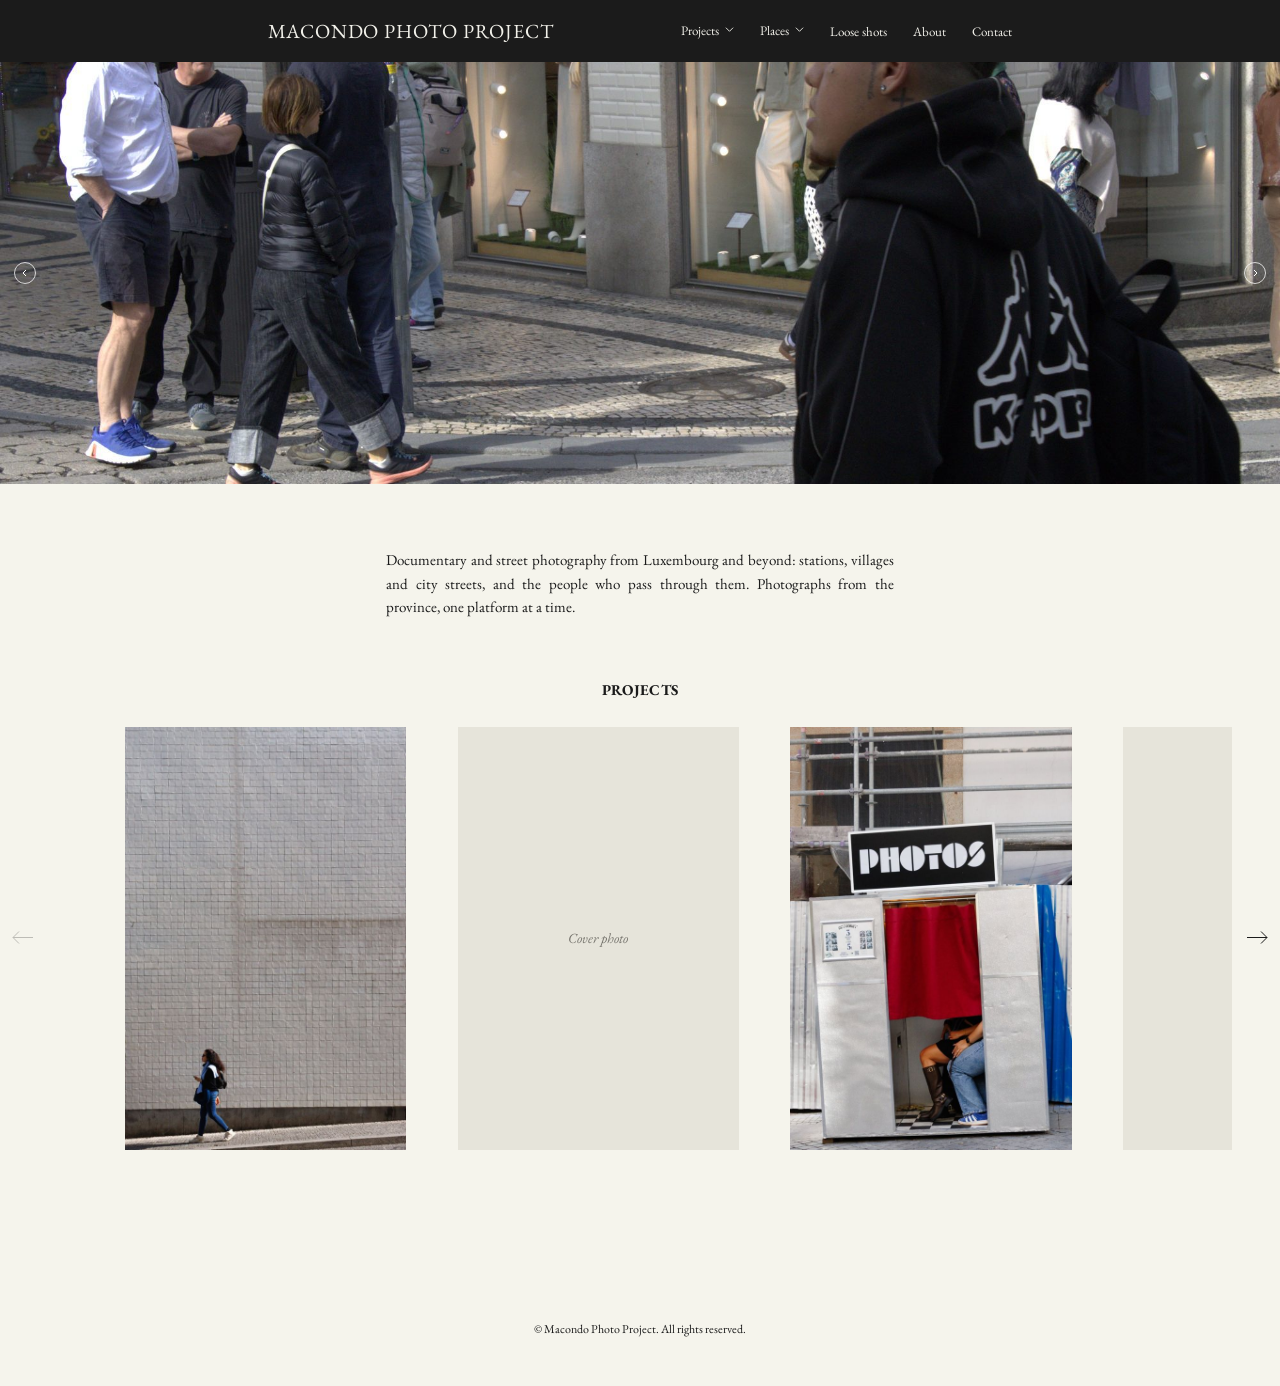
<file: index.html>
<!doctype html><html lang="en"><head><meta charset="utf-8"><meta name="viewport" content="width=device-width, initial-scale=1, viewport-fit=cover"><title>Macondo Photo Project</title><meta name="description" content="Documentary and street photography by Macondo Photo Project."><link rel="preconnect" href="https://fonts.googleapis.com"><link rel="preconnect" href="https://fonts.gstatic.com" crossorigin><link rel="stylesheet" href="https://fonts.googleapis.com/css2?family=EB+Garamond:ital,wght@0,400;0,500;1,400&display=swap"><link rel="stylesheet" href="style.css"></head><body><header class="site-head"><div class="in"><a class="logo" href="index.html">Macondo Photo Project</a><button class="burger" type="button" aria-label="Menu" aria-expanded="false"><svg viewBox="0 0 24 24" stroke-width="1"><path d="M3 7h18M3 12h18M3 17h18"/></svg></button><ul class="nav"><li class="has-sub"><button type="button" aria-expanded="false">Projects<svg viewBox="0 0 10 10" stroke-width="1"><path d="M1 3l4 4 4-4"/></svg></button><ul class="sub" hidden><li><a href="eastern-line.html">Eastern Line</a></li><li><a href="arles.html">Arles</a></li><li><a href="thesis.html">Thesis</a></li></ul></li><li class="has-sub"><button type="button" aria-expanded="false">Places<svg viewBox="0 0 10 10" stroke-width="1"><path d="M1 3l4 4 4-4"/></svg></button><ul class="sub" hidden><li><a href="porto.html">Porto</a></li></ul></li><li><a href="loose-shots.html">Loose shots</a></li><li><a href="about.html">About</a></li><li><a href="contact.html">Contact</a></li></ul></div></header><main><section class="hero" aria-label="Featured photographs"><img src="photos/porto-kappa.jpg" alt="" style="object-position:50% 40%" class="on"><img src="photos/porto-postboxes.jpg" alt="" style="object-position:50% 45%"><img src="photos/porto-tiled-wall.jpg" alt="" style="object-position:50% 82%"><img src="photos/porto-photo-booth.jpg" alt="" style="object-position:50% 52%"><img src="photos/porto-cavalinho.jpg" alt="" style="object-position:50% 60%"><button class="circ prev" type="button" aria-label="Previous photo"><svg viewBox="0 0 8 8" stroke-width="1"><path d="M5 1L2 4l3 3"/></svg></button><button class="circ next" type="button" aria-label="Next photo"><svg viewBox="0 0 8 8" stroke-width="1"><path d="M3 1l3 3-3 3"/></svg></button></section><p class="intro">Documentary and street photography from Luxembourg and beyond: stations, villages and city streets, and the people who pass through them. Photographs from the province, one platform at a time.</p><h2 class="kicker">Projects</h2><div class="carousel"><button class="arrow prev" type="button" aria-label="Previous"><svg viewBox="0 0 22 14" stroke-width="1"><path d="M21 7H1M7 1L1 7l6 6"/></svg></button><div class="track"><a class="card" href="porto.html"><div class="ph"><img src="photos/thumbs/porto-tiled-wall.jpg" alt="" loading="lazy"></div><div class="ov"><strong>Porto</strong><span>See Gallery</span></div></a><a class="card" href="eastern-line.html"><div class="ph"><span class="empty">Cover photo</span></div><div class="ov"><strong>Eastern Line</strong><span>See Gallery</span></div></a><a class="card" href="loose-shots.html"><div class="ph"><img src="photos/thumbs/porto-photo-booth.jpg" alt="" loading="lazy"></div><div class="ov"><strong>Loose shots</strong><span>See Gallery</span></div></a><a class="card" href="arles.html"><div class="ph"><span class="empty">Cover photo</span></div><div class="ov"><strong>Arles</strong><span>See Gallery</span></div></a><a class="card" href="thesis.html"><div class="ph"><span class="empty">Cover photo</span></div><div class="ov"><strong>Thesis</strong><span>See Gallery</span></div></a></div><button class="arrow next" type="button" aria-label="Next"><svg viewBox="0 0 22 14" stroke-width="1"><path d="M1 7h20M15 1l6 6-6 6"/></svg></button></div></main><footer class="site-foot">© Macondo Photo Project. All rights reserved.</footer><script src="site.js"></script></body></html>
</file>
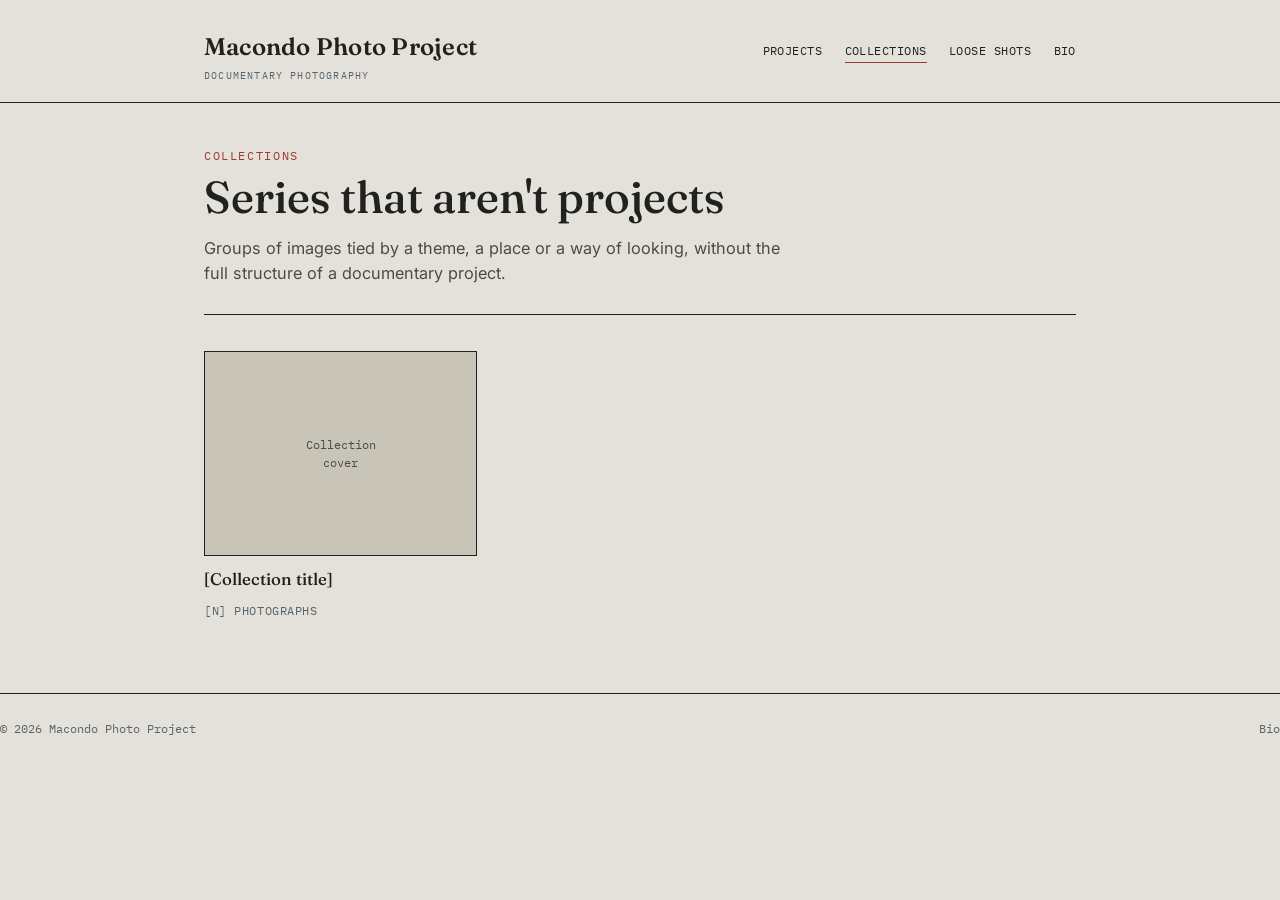
<file: collezioni/index.html>
<!doctype html>
<html lang="en">
<head>
<meta charset="UTF-8">
<meta name="viewport" content="width=device-width, initial-scale=1">
<title>Collections — Macondo Photo Project</title>
<meta name="description" content="Photo collections by Macondo Photo Project: series of images that aren't standalone documentary projects.">
<link rel="stylesheet" href="../css/style.css">
</head>
<body>

<header class="site-header">
  <div class="wrap">
    <a class="site-title" href="../index.html">Macondo Photo Project<small>Documentary photography</small></a>
    <nav class="site-nav">
      <a href="../index.html">Projects</a>
      <a href="index.html" aria-current="page">Collections</a>
      <a href="../sciolti.html">Loose shots</a>
      <a href="../biografia.html">Bio</a>
    </nav>
  </div>
</header>

<main class="wrap">

  <div class="page-header">
    <div class="eyebrow">Collections</div>
    <h1>Series that aren't projects</h1>
    <p class="dek">Groups of images tied by a theme, a place or a way of looking, without the full structure of a documentary project.</p>
  </div>

  <div class="collection-grid">

    <a class="collection-card" href="esempio.html">
      <div class="thumb">Collection<br>cover</div>
      <h3>[Collection title]</h3>
      <span class="count">[N] photographs</span>
    </a>

    <!-- Copy the <a class="collection-card">...</a> block to add more collections -->

  </div>

</main>

<footer class="site-footer">
  <span>© <span id="year"></span> Macondo Photo Project</span>
  <span><a href="../biografia.html">Bio</a></span>
</footer>

<script>document.getElementById('year').textContent = new Date().getFullYear();</script>
</body>
</html>
</file>
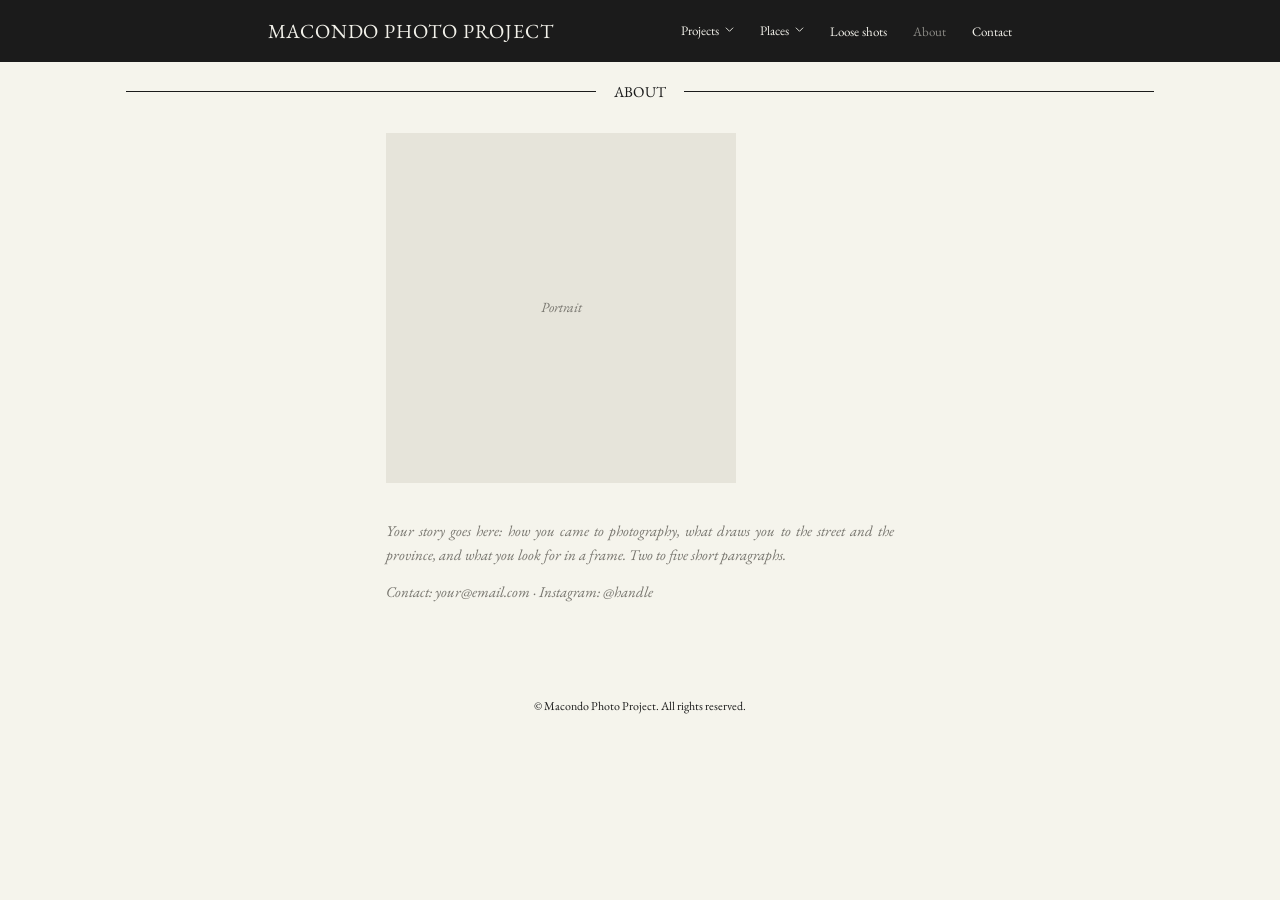
<file: about.html>
<!doctype html><html lang="en"><head><meta charset="utf-8"><meta name="viewport" content="width=device-width, initial-scale=1, viewport-fit=cover"><title>About — Macondo Photo Project</title><meta name="description" content="About Macondo Photo Project."><link rel="preconnect" href="https://fonts.googleapis.com"><link rel="preconnect" href="https://fonts.gstatic.com" crossorigin><link rel="stylesheet" href="https://fonts.googleapis.com/css2?family=EB+Garamond:ital,wght@0,400;0,500;1,400&display=swap"><link rel="stylesheet" href="style.css"></head><body><header class="site-head"><div class="in"><a class="logo" href="index.html">Macondo Photo Project</a><button class="burger" type="button" aria-label="Menu" aria-expanded="false"><svg viewBox="0 0 24 24" stroke-width="1"><path d="M3 7h18M3 12h18M3 17h18"/></svg></button><ul class="nav"><li class="has-sub"><button type="button" aria-expanded="false">Projects<svg viewBox="0 0 10 10" stroke-width="1"><path d="M1 3l4 4 4-4"/></svg></button><ul class="sub" hidden><li><a href="eastern-line.html">Eastern Line</a></li><li><a href="arles.html">Arles</a></li><li><a href="thesis.html">Thesis</a></li></ul></li><li class="has-sub"><button type="button" aria-expanded="false">Places<svg viewBox="0 0 10 10" stroke-width="1"><path d="M1 3l4 4 4-4"/></svg></button><ul class="sub" hidden><li><a href="porto.html">Porto</a></li></ul></li><li><a href="loose-shots.html">Loose shots</a></li><li><a href="about.html" aria-current="page">About</a></li><li><a href="contact.html">Contact</a></li></ul></div></header><main><h1 class="ruled">About</h1><div class="about"><div class="portrait">Portrait</div><p class="todo">Your story goes here: how you came to photography, what draws you to the street and the province, and what you look for in a frame. Two to five short paragraphs.</p><p class="todo">Contact: your@email.com · Instagram: @handle</p></div></main><footer class="site-foot">© Macondo Photo Project. All rights reserved.</footer><script src="site.js"></script></body></html>
</file>
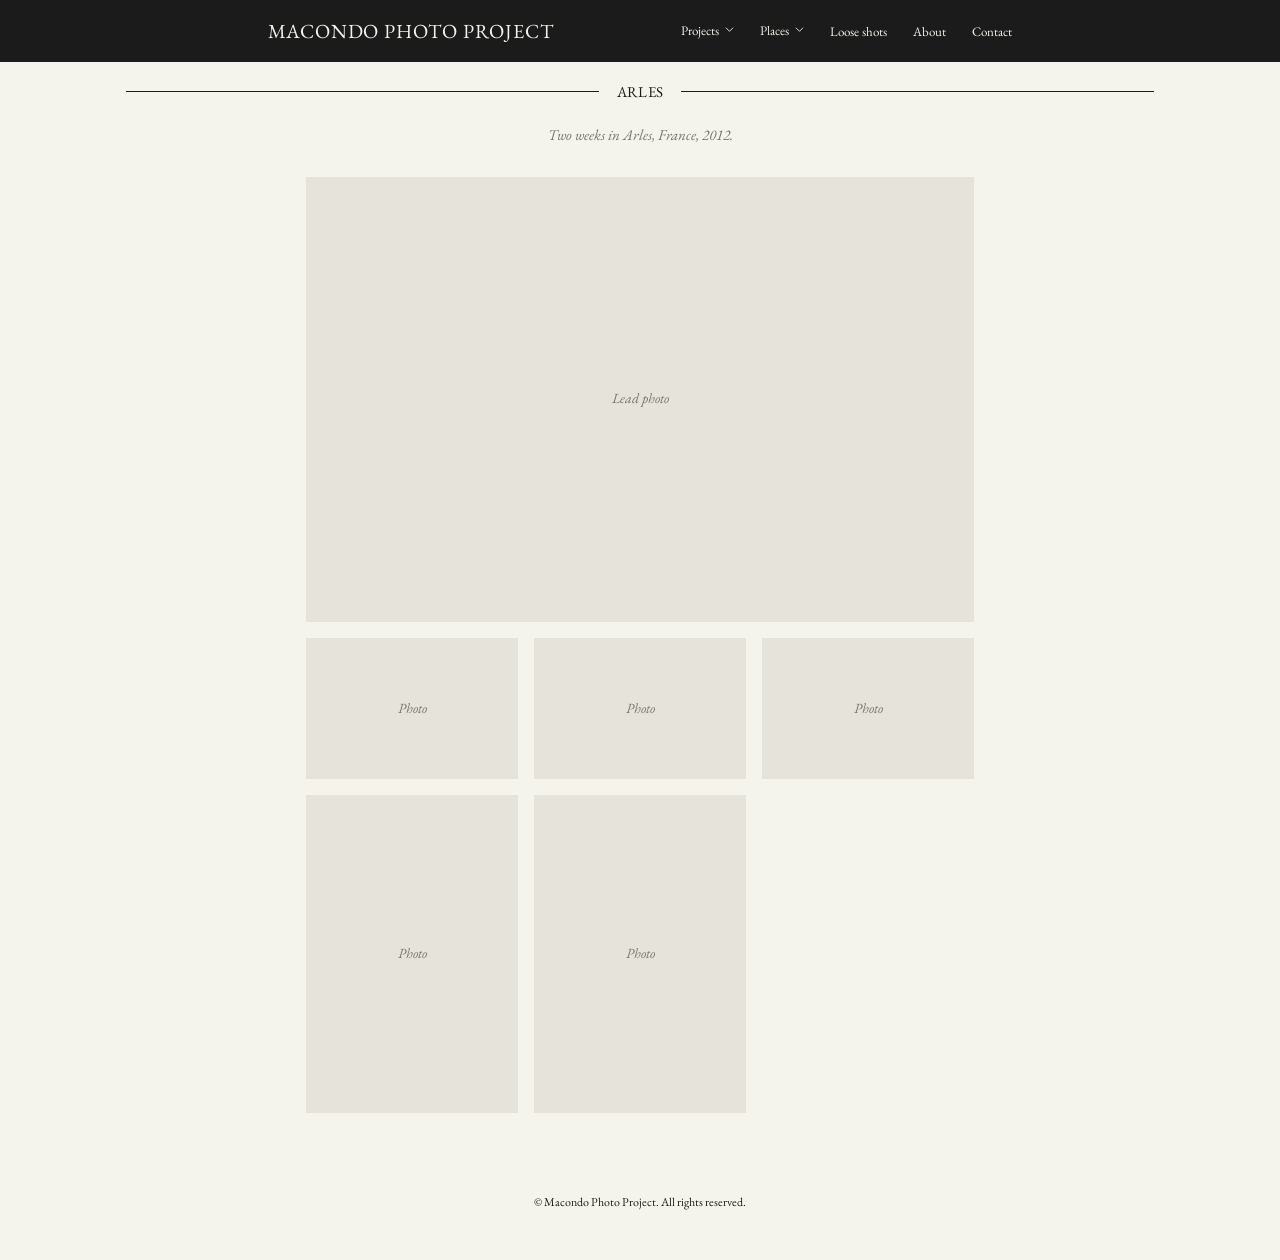
<file: arles.html>
<!doctype html><html lang="en"><head><meta charset="utf-8"><meta name="viewport" content="width=device-width, initial-scale=1, viewport-fit=cover"><title>Arles — Macondo Photo Project</title><meta name="description" content="A photographic project made in Arles, France."><link rel="preconnect" href="https://fonts.googleapis.com"><link rel="preconnect" href="https://fonts.gstatic.com" crossorigin><link rel="stylesheet" href="https://fonts.googleapis.com/css2?family=EB+Garamond:ital,wght@0,400;0,500;1,400&display=swap"><link rel="stylesheet" href="style.css"></head><body><header class="site-head"><div class="in"><a class="logo" href="index.html">Macondo Photo Project</a><button class="burger" type="button" aria-label="Menu" aria-expanded="false"><svg viewBox="0 0 24 24" stroke-width="1"><path d="M3 7h18M3 12h18M3 17h18"/></svg></button><ul class="nav"><li class="has-sub cur"><button type="button" aria-expanded="false">Projects<svg viewBox="0 0 10 10" stroke-width="1"><path d="M1 3l4 4 4-4"/></svg></button><ul class="sub" hidden><li><a href="eastern-line.html">Eastern Line</a></li><li><a href="arles.html" aria-current="page">Arles</a></li><li><a href="thesis.html">Thesis</a></li></ul></li><li class="has-sub"><button type="button" aria-expanded="false">Places<svg viewBox="0 0 10 10" stroke-width="1"><path d="M1 3l4 4 4-4"/></svg></button><ul class="sub" hidden><li><a href="porto.html">Porto</a></li></ul></li><li><a href="loose-shots.html">Loose shots</a></li><li><a href="about.html">About</a></li><li><a href="contact.html">Contact</a></li></ul></div></header><main><h1 class="ruled">Arles</h1><p class="gallery-note">Two weeks in Arles, France, 2012.</p><div class="gallery"><div class="slot">Lead photo</div><div class="masonry"><div class="slot">Photo</div><div class="slot tall">Photo</div><div class="slot">Photo</div><div class="slot tall">Photo</div><div class="slot">Photo</div></div></div></main><footer class="site-foot">© Macondo Photo Project. All rights reserved.</footer><script src="site.js"></script></body></html>
</file>
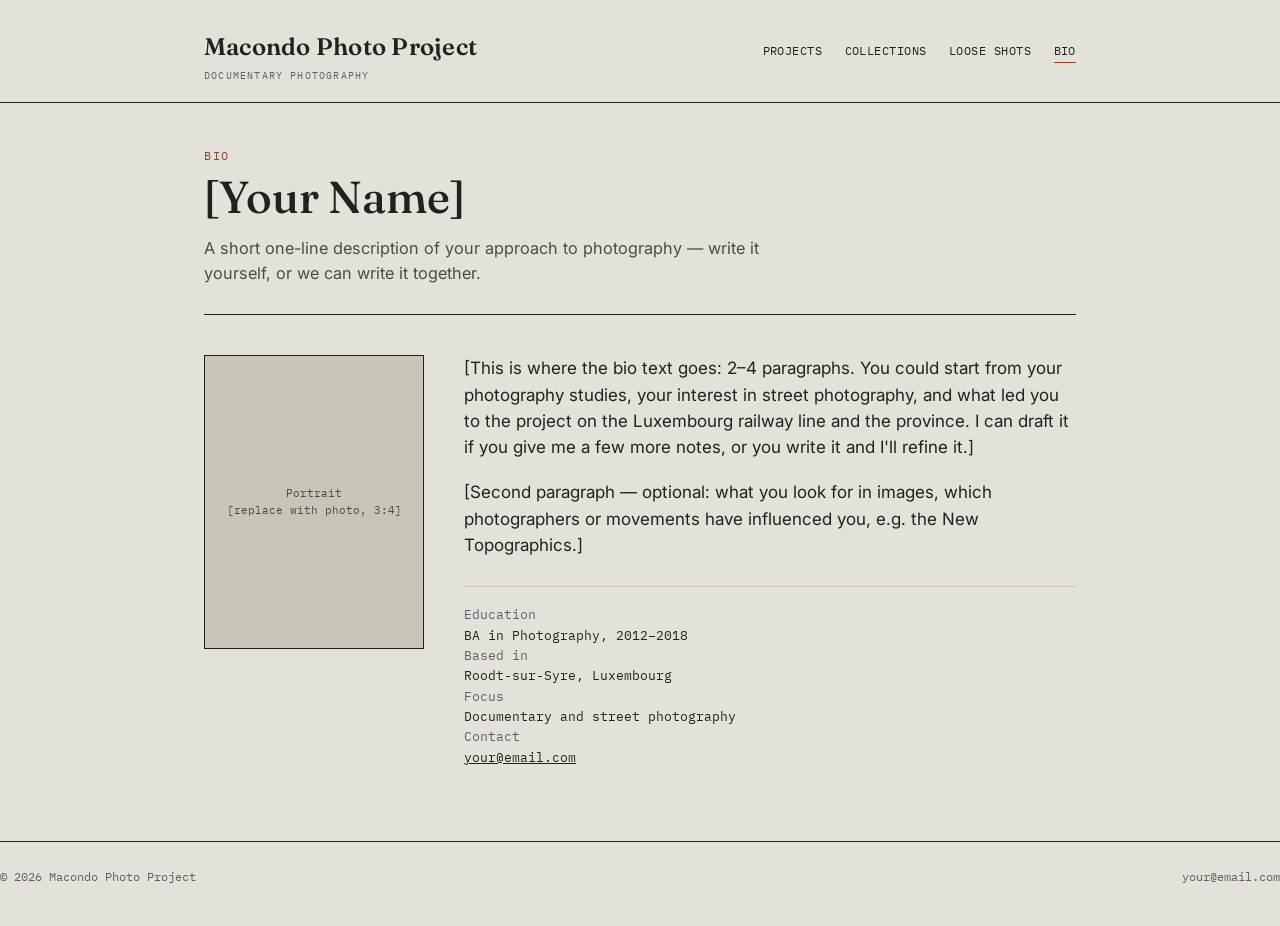
<file: biografia.html>
<!doctype html>
<html lang="en">
<head>
<meta charset="UTF-8">
<meta name="viewport" content="width=device-width, initial-scale=1">
<title>Bio — Macondo Photo Project</title>
<meta name="description" content="Bio of [Your Name], photographer. Background and approach to documentary photography.">
<link rel="stylesheet" href="css/style.css">
</head>
<body>

<header class="site-header">
  <div class="wrap">
    <a class="site-title" href="index.html">Macondo Photo Project<small>Documentary photography</small></a>
    <nav class="site-nav">
      <a href="index.html">Projects</a>
      <a href="collezioni/index.html">Collections</a>
      <a href="sciolti.html">Loose shots</a>
      <a href="biografia.html" aria-current="page">Bio</a>
    </nav>
  </div>
</header>

<main class="wrap">

  <div class="page-header">
    <div class="eyebrow">Bio</div>
    <h1>[Your Name]</h1>
    <p class="dek">A short one-line description of your approach to photography — write it yourself, or we can write it together.</p>
  </div>

  <div class="bio-layout">
    <div class="bio-portrait">Portrait<br>[replace with photo, 3:4]</div>

    <div>
      <div class="bio-text">
        <p>[This is where the bio text goes: 2–4 paragraphs. You could start from your photography studies, your interest in street photography, and what led you to the project on the Luxembourg railway line and the province. I can draft it if you give me a few more notes, or you write it and I'll refine it.]</p>
        <p>[Second paragraph — optional: what you look for in images, which photographers or movements have influenced you, e.g. the New Topographics.]</p>
      </div>

      <dl class="bio-facts">
        <dt>Education</dt><dd>BA in Photography, 2012–2018</dd>
        <dt>Based in</dt><dd>Roodt-sur-Syre, Luxembourg</dd>
        <dt>Focus</dt><dd>Documentary and street photography</dd>
        <dt>Contact</dt><dd><a href="mailto:your@email.com">your@email.com</a></dd>
      </dl>
    </div>
  </div>

</main>

<footer class="site-footer">
  <span>© <span id="year"></span> Macondo Photo Project</span>
  <span><a href="mailto:your@email.com">your@email.com</a></span>
</footer>

<script>document.getElementById('year').textContent = new Date().getFullYear();</script>
</body>
</html>
</file>
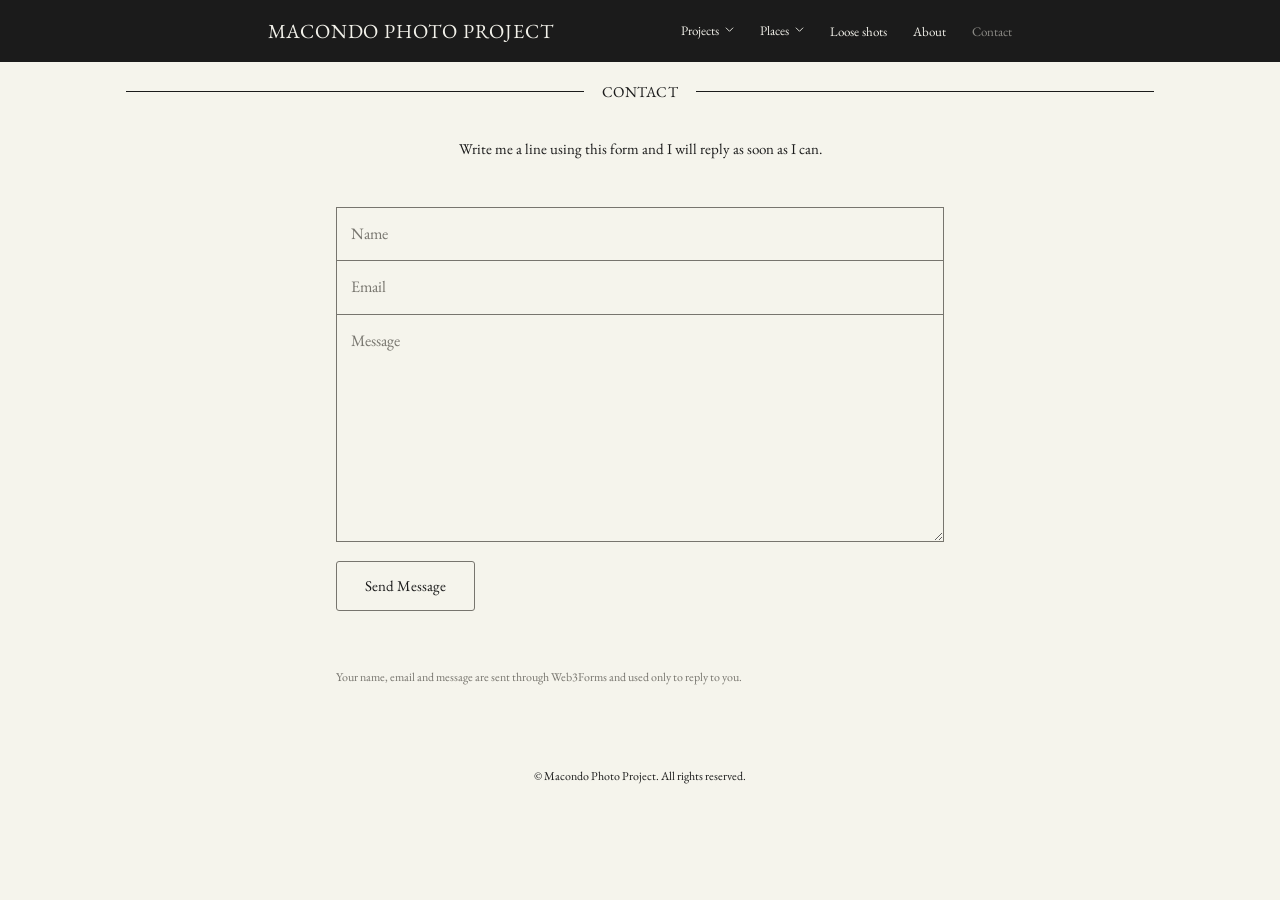
<file: contact.html>
<!doctype html><html lang="en"><head><meta charset="utf-8"><meta name="viewport" content="width=device-width, initial-scale=1, viewport-fit=cover"><title>Contact — Macondo Photo Project</title><meta name="description" content="Contact Macondo Photo Project."><link rel="preconnect" href="https://fonts.googleapis.com"><link rel="preconnect" href="https://fonts.gstatic.com" crossorigin><link rel="stylesheet" href="https://fonts.googleapis.com/css2?family=EB+Garamond:ital,wght@0,400;0,500;1,400&display=swap"><link rel="stylesheet" href="style.css"></head><body><header class="site-head"><div class="in"><a class="logo" href="index.html">Macondo Photo Project</a><button class="burger" type="button" aria-label="Menu" aria-expanded="false"><svg viewBox="0 0 24 24" stroke-width="1"><path d="M3 7h18M3 12h18M3 17h18"/></svg></button><ul class="nav"><li class="has-sub"><button type="button" aria-expanded="false">Projects<svg viewBox="0 0 10 10" stroke-width="1"><path d="M1 3l4 4 4-4"/></svg></button><ul class="sub" hidden><li><a href="eastern-line.html">Eastern Line</a></li><li><a href="arles.html">Arles</a></li><li><a href="thesis.html">Thesis</a></li></ul></li><li class="has-sub"><button type="button" aria-expanded="false">Places<svg viewBox="0 0 10 10" stroke-width="1"><path d="M1 3l4 4 4-4"/></svg></button><ul class="sub" hidden><li><a href="porto.html">Porto</a></li></ul></li><li><a href="loose-shots.html">Loose shots</a></li><li><a href="about.html">About</a></li><li><a href="contact.html" aria-current="page">Contact</a></li></ul></div></header><main><h1 class="ruled">Contact</h1><div class="contact-wrap"><p class="contact-intro">Write me a line using this form and I will reply as soon as I can.</p><form class="contact" id="contact-form" action="https://api.web3forms.com/submit" method="post"><input type="hidden" name="access_key" value="7870cbf3-d4f2-4686-a055-47e851009694"><input type="hidden" name="subject" value="New message from Macondo Photo Project"><input type="hidden" name="from_name" value="Macondo Photo Project"><input type="checkbox" name="botcheck" class="hp" tabindex="-1" autocomplete="off" aria-hidden="true"><input type="text" name="name" placeholder="Name" aria-label="Name" required autocomplete="name"><input type="email" name="email" placeholder="Email" aria-label="Email" required autocomplete="email"><textarea name="message" placeholder="Message" aria-label="Message" rows="8" required></textarea><button type="submit">Send Message</button><p class="status" id="contact-status" role="status" aria-live="polite"></p><p class="privacy">Your name, email and message are sent through Web3Forms and used only to reply to you.</p></form></div></main><footer class="site-foot">© Macondo Photo Project. All rights reserved.</footer><script src="site.js"></script></body></html>
</file>
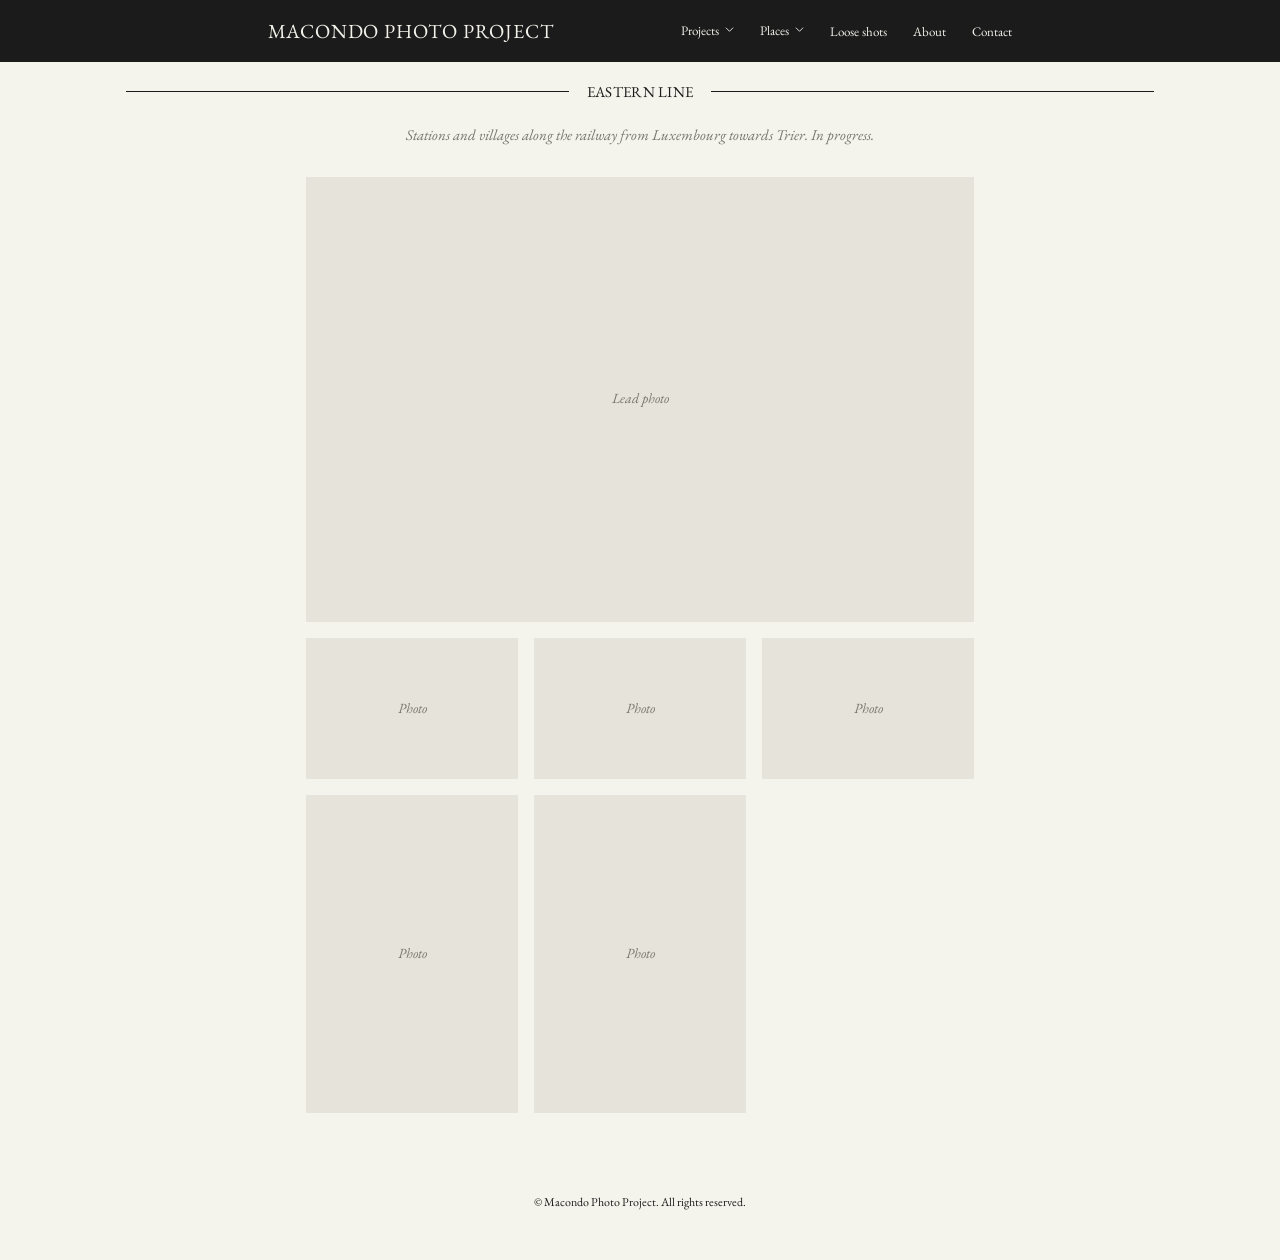
<file: eastern-line.html>
<!doctype html><html lang="en"><head><meta charset="utf-8"><meta name="viewport" content="width=device-width, initial-scale=1, viewport-fit=cover"><title>Eastern Line — Macondo Photo Project</title><meta name="description" content="A documentary project on the stations and villages along the Luxembourg railway towards Trier."><link rel="preconnect" href="https://fonts.googleapis.com"><link rel="preconnect" href="https://fonts.gstatic.com" crossorigin><link rel="stylesheet" href="https://fonts.googleapis.com/css2?family=EB+Garamond:ital,wght@0,400;0,500;1,400&display=swap"><link rel="stylesheet" href="style.css"></head><body><header class="site-head"><div class="in"><a class="logo" href="index.html">Macondo Photo Project</a><button class="burger" type="button" aria-label="Menu" aria-expanded="false"><svg viewBox="0 0 24 24" stroke-width="1"><path d="M3 7h18M3 12h18M3 17h18"/></svg></button><ul class="nav"><li class="has-sub cur"><button type="button" aria-expanded="false">Projects<svg viewBox="0 0 10 10" stroke-width="1"><path d="M1 3l4 4 4-4"/></svg></button><ul class="sub" hidden><li><a href="eastern-line.html" aria-current="page">Eastern Line</a></li><li><a href="arles.html">Arles</a></li><li><a href="thesis.html">Thesis</a></li></ul></li><li class="has-sub"><button type="button" aria-expanded="false">Places<svg viewBox="0 0 10 10" stroke-width="1"><path d="M1 3l4 4 4-4"/></svg></button><ul class="sub" hidden><li><a href="porto.html">Porto</a></li></ul></li><li><a href="loose-shots.html">Loose shots</a></li><li><a href="about.html">About</a></li><li><a href="contact.html">Contact</a></li></ul></div></header><main><h1 class="ruled">Eastern Line</h1><p class="gallery-note">Stations and villages along the railway from Luxembourg towards Trier. In progress.</p><div class="gallery"><div class="slot">Lead photo</div><div class="masonry"><div class="slot">Photo</div><div class="slot tall">Photo</div><div class="slot">Photo</div><div class="slot tall">Photo</div><div class="slot">Photo</div></div></div></main><footer class="site-foot">© Macondo Photo Project. All rights reserved.</footer><script src="site.js"></script></body></html>
</file>
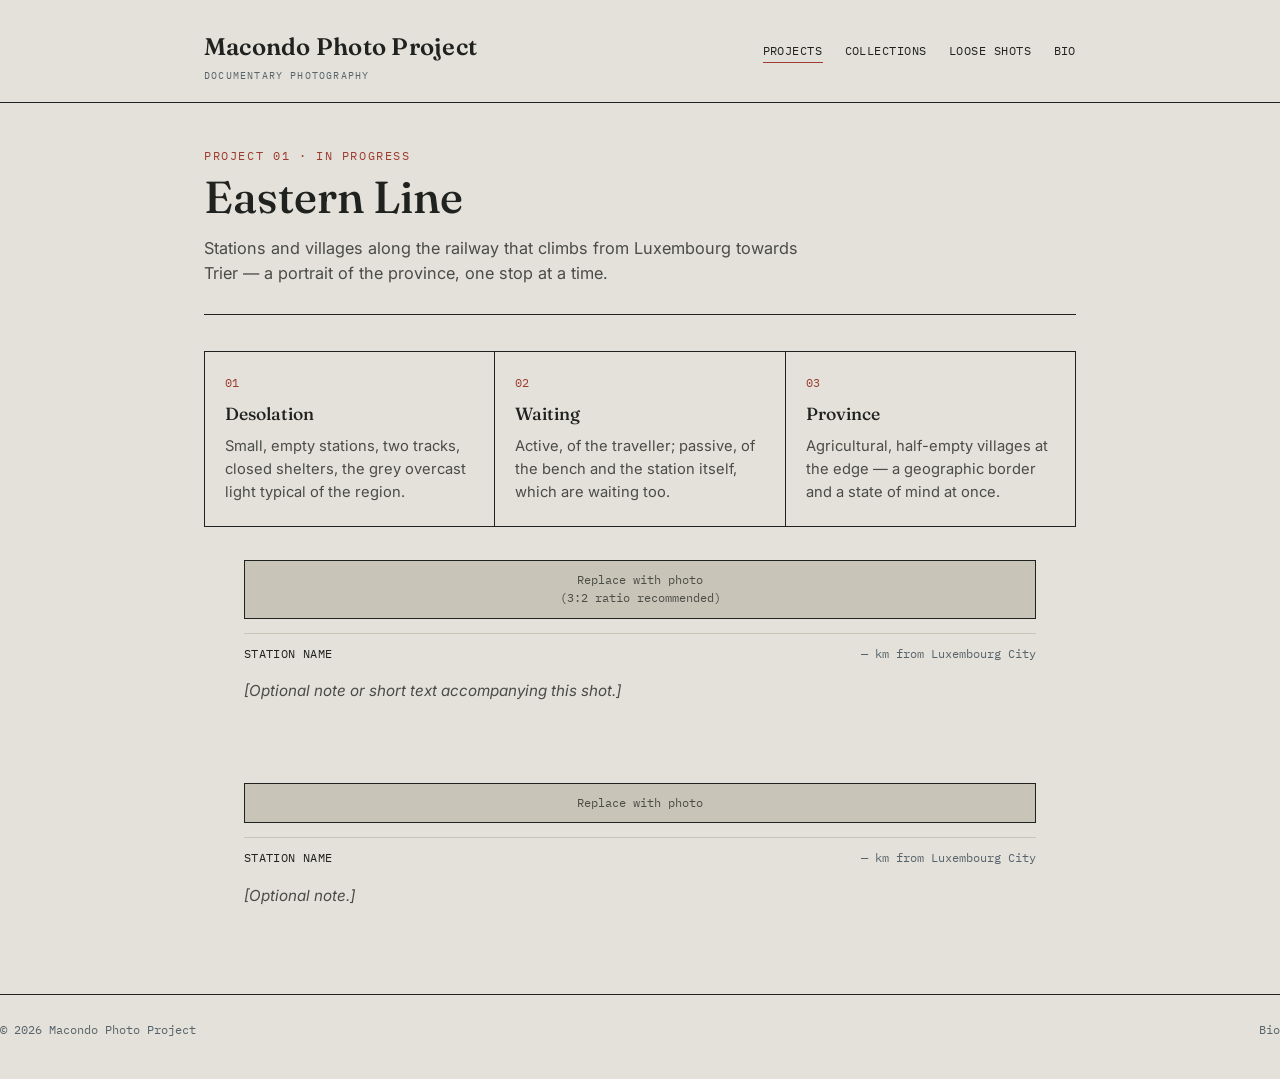
<file: linea-est.html>
<!doctype html>
<html lang="en">
<head>
<meta charset="UTF-8">
<meta name="viewport" content="width=device-width, initial-scale=1">
<title>Eastern Line — Macondo Photo Project</title>
<meta name="description" content="Eastern Line: a documentary photography project on the stations and villages along the Luxembourg railway towards Trier.">
<link rel="stylesheet" href="../css/style.css">
</head>
<body>

<header class="site-header">
  <div class="wrap">
    <a class="site-title" href="../index.html">Macondo Photo Project<small>Documentary photography</small></a>
    <nav class="site-nav">
      <a href="../index.html" aria-current="page">Projects</a>
      <a href="../collezioni/index.html">Collections</a>
      <a href="../sciolti.html">Loose shots</a>
      <a href="../biografia.html">Bio</a>
    </nav>
  </div>
</header>

<main class="wrap">

  <div class="page-header">
    <div class="eyebrow">Project 01 · In progress</div>
    <h1>Eastern Line</h1>
    <p class="dek">Stations and villages along the railway that climbs from Luxembourg towards Trier — a portrait of the province, one stop at a time.</p>
  </div>

  <section class="concepts">
    <div class="concept">
      <div class="num">01</div>
      <h3>Desolation</h3>
      <p>Small, empty stations, two tracks, closed shelters, the grey overcast light typical of the region.</p>
    </div>
    <div class="concept">
      <div class="num">02</div>
      <h3>Waiting</h3>
      <p>Active, of the traveller; passive, of the bench and the station itself, which are waiting too.</p>
    </div>
    <div class="concept">
      <div class="num">03</div>
      <h3>Province</h3>
      <p>Agricultural, half-empty villages at the edge — a geographic border and a state of mind at once.</p>
    </div>
  </section>

  <div class="gallery">

    <figure class="plate">
      <div class="plate-frame">Replace with photo<br>(3:2 ratio recommended)</div>
      <figcaption class="plate-caption">
        <span class="stazione">Station name</span>
        <span class="km">— km from Luxembourg City</span>
      </figcaption>
      <p class="plate-note">[Optional note or short text accompanying this shot.]</p>
    </figure>

    <figure class="plate">
      <div class="plate-frame">Replace with photo</div>
      <figcaption class="plate-caption">
        <span class="stazione">Station name</span>
        <span class="km">— km from Luxembourg City</span>
      </figcaption>
      <p class="plate-note">[Optional note.]</p>
    </figure>

  </div>

</main>

<footer class="site-footer">
  <span>© <span id="year"></span> Macondo Photo Project</span>
  <span><a href="../biografia.html">Bio</a></span>
</footer>

<script>document.getElementById('year').textContent = new Date().getFullYear();</script>
</body>
</html>
</file>
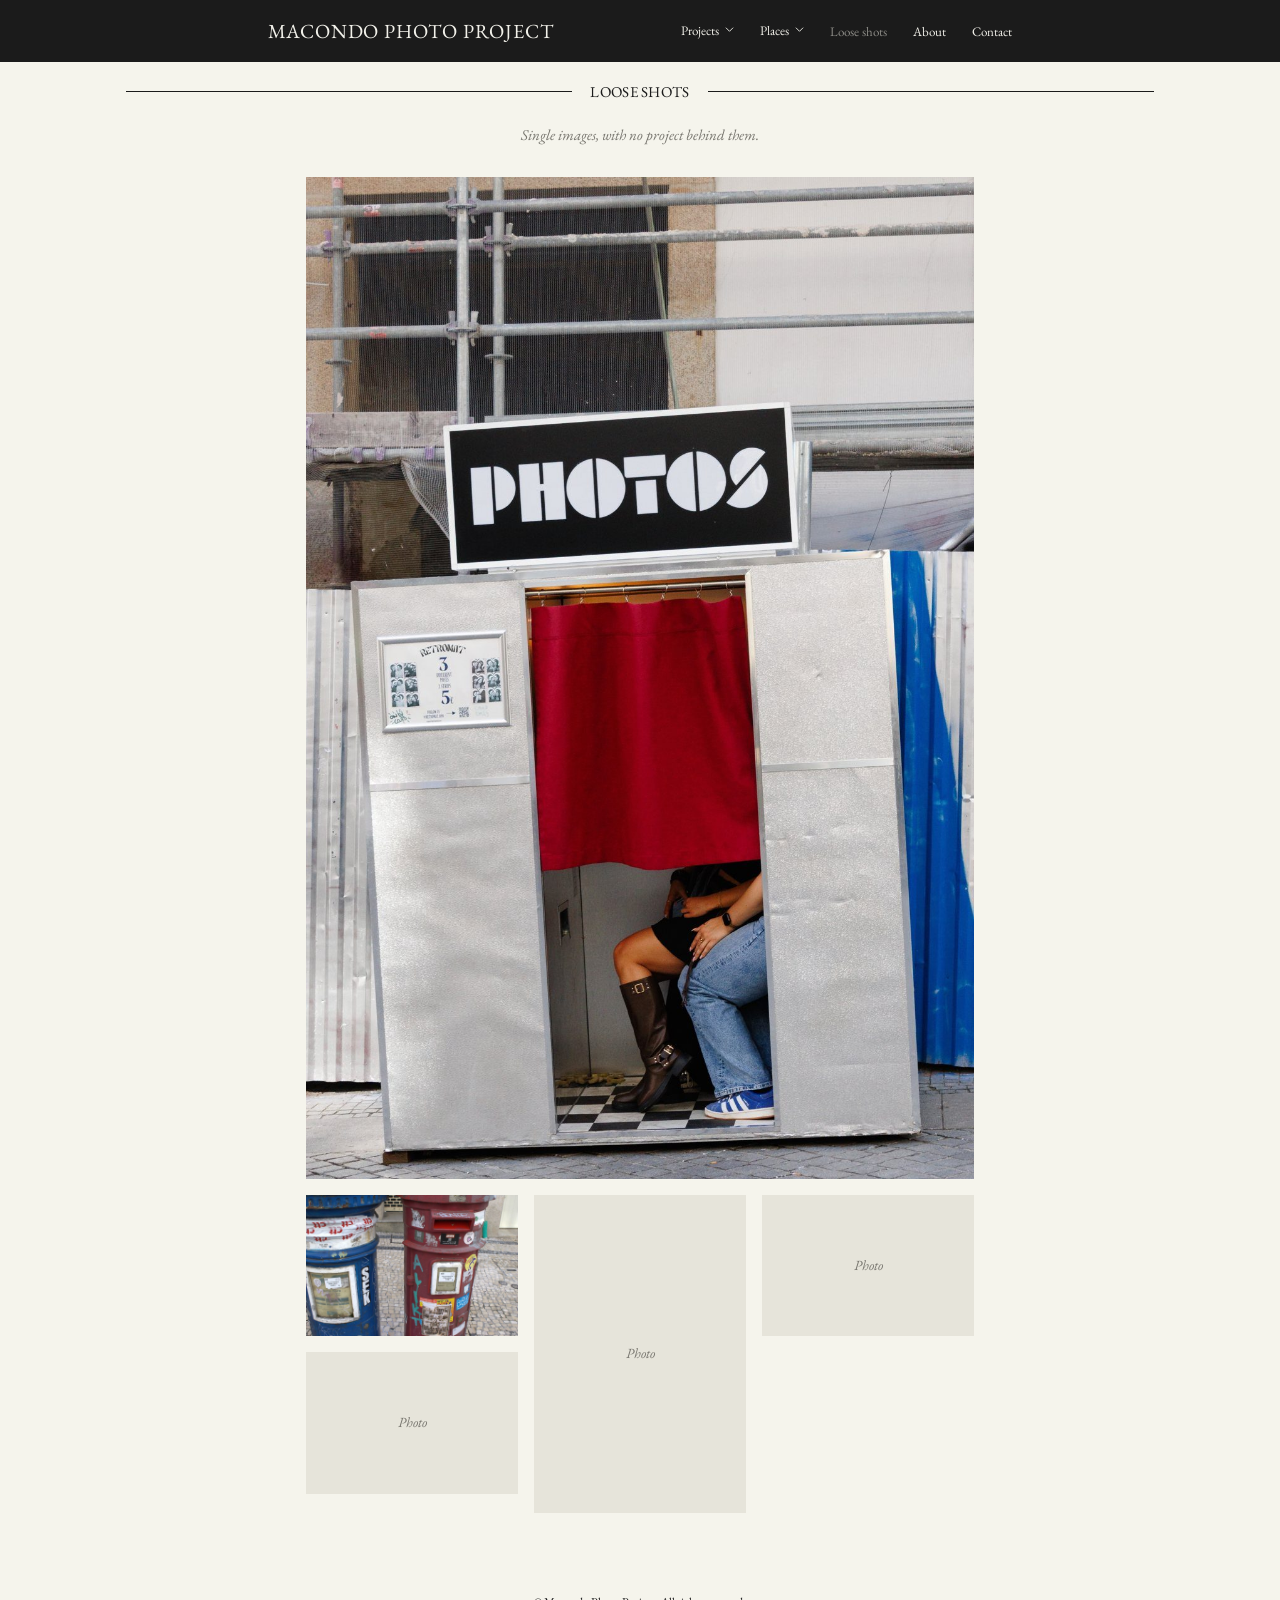
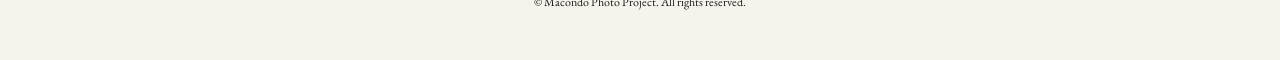
<file: loose-shots.html>
<!doctype html><html lang="en"><head><meta charset="utf-8"><meta name="viewport" content="width=device-width, initial-scale=1, viewport-fit=cover"><title>Loose shots — Macondo Photo Project</title><meta name="description" content="Single images, with no project behind them."><link rel="preconnect" href="https://fonts.googleapis.com"><link rel="preconnect" href="https://fonts.gstatic.com" crossorigin><link rel="stylesheet" href="https://fonts.googleapis.com/css2?family=EB+Garamond:ital,wght@0,400;0,500;1,400&display=swap"><link rel="stylesheet" href="style.css"></head><body><header class="site-head"><div class="in"><a class="logo" href="index.html">Macondo Photo Project</a><button class="burger" type="button" aria-label="Menu" aria-expanded="false"><svg viewBox="0 0 24 24" stroke-width="1"><path d="M3 7h18M3 12h18M3 17h18"/></svg></button><ul class="nav"><li class="has-sub"><button type="button" aria-expanded="false">Projects<svg viewBox="0 0 10 10" stroke-width="1"><path d="M1 3l4 4 4-4"/></svg></button><ul class="sub" hidden><li><a href="eastern-line.html">Eastern Line</a></li><li><a href="arles.html">Arles</a></li><li><a href="thesis.html">Thesis</a></li></ul></li><li class="has-sub"><button type="button" aria-expanded="false">Places<svg viewBox="0 0 10 10" stroke-width="1"><path d="M1 3l4 4 4-4"/></svg></button><ul class="sub" hidden><li><a href="porto.html">Porto</a></li></ul></li><li><a href="loose-shots.html" aria-current="page">Loose shots</a></li><li><a href="about.html">About</a></li><li><a href="contact.html">Contact</a></li></ul></div></header><main><h1 class="ruled">Loose shots</h1><p class="gallery-note">Single images, with no project behind them.</p><div class="gallery"><button type="button" data-full="photos/porto-photo-booth.jpg" style="all:unset;display:block;cursor:zoom-in"><img class="lead" src="photos/porto-photo-booth.jpg" alt="Two people inside a street photo booth"></button><div class="masonry"><button type="button" data-full="photos/porto-postboxes.jpg"><img src="photos/thumbs/porto-postboxes.jpg" alt="Blue and red postboxes covered in stickers" loading="lazy"></button><div class="slot">Photo</div><div class="slot tall">Photo</div><div class="slot">Photo</div></div></div></main><footer class="site-foot">© Macondo Photo Project. All rights reserved.</footer><script src="site.js"></script></body></html>
</file>
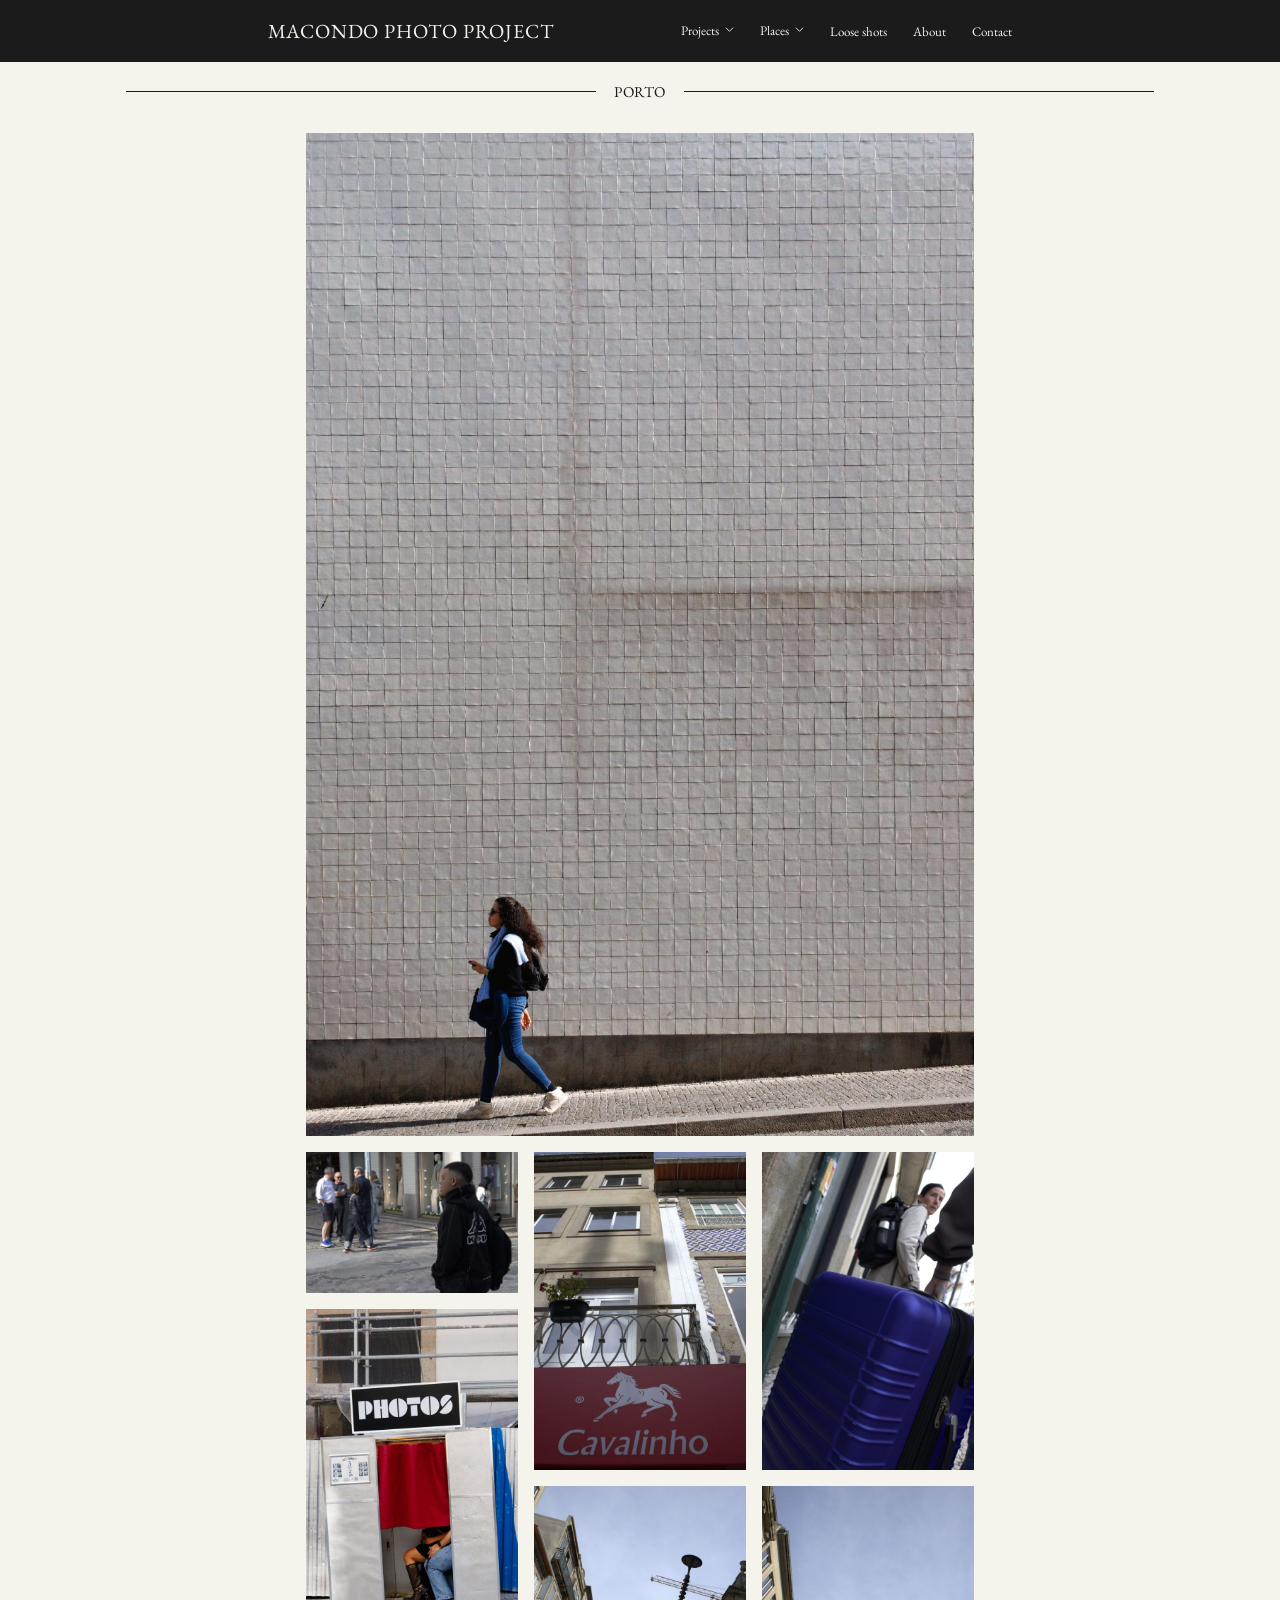
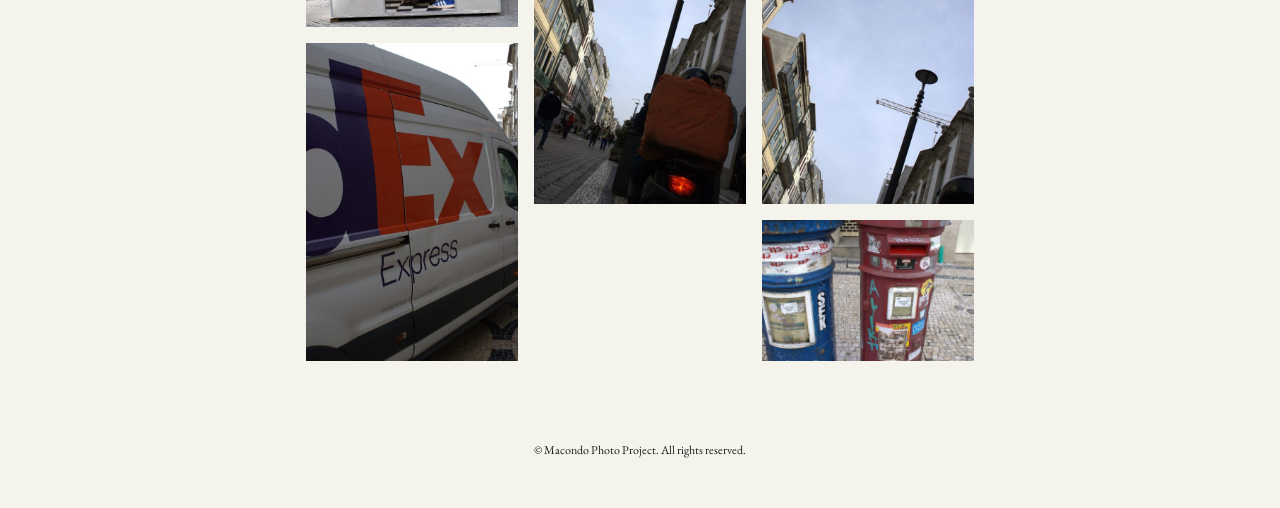
<file: porto.html>
<!doctype html><html lang="en"><head><meta charset="utf-8"><meta name="viewport" content="width=device-width, initial-scale=1, viewport-fit=cover"><title>Porto — Macondo Photo Project</title><meta name="description" content="Street photographs from Porto."><link rel="preconnect" href="https://fonts.googleapis.com"><link rel="preconnect" href="https://fonts.gstatic.com" crossorigin><link rel="stylesheet" href="https://fonts.googleapis.com/css2?family=EB+Garamond:ital,wght@0,400;0,500;1,400&display=swap"><link rel="stylesheet" href="style.css"></head><body><header class="site-head"><div class="in"><a class="logo" href="index.html">Macondo Photo Project</a><button class="burger" type="button" aria-label="Menu" aria-expanded="false"><svg viewBox="0 0 24 24" stroke-width="1"><path d="M3 7h18M3 12h18M3 17h18"/></svg></button><ul class="nav"><li class="has-sub"><button type="button" aria-expanded="false">Projects<svg viewBox="0 0 10 10" stroke-width="1"><path d="M1 3l4 4 4-4"/></svg></button><ul class="sub" hidden><li><a href="eastern-line.html">Eastern Line</a></li><li><a href="arles.html">Arles</a></li><li><a href="thesis.html">Thesis</a></li></ul></li><li class="has-sub cur"><button type="button" aria-expanded="false">Places<svg viewBox="0 0 10 10" stroke-width="1"><path d="M1 3l4 4 4-4"/></svg></button><ul class="sub" hidden><li><a href="porto.html" aria-current="page">Porto</a></li></ul></li><li><a href="loose-shots.html">Loose shots</a></li><li><a href="about.html">About</a></li><li><a href="contact.html">Contact</a></li></ul></div></header><main><h1 class="ruled">Porto</h1><div class="gallery"><button type="button" data-full="photos/porto-tiled-wall.jpg" style="all:unset;display:block;cursor:zoom-in"><img class="lead" src="photos/porto-tiled-wall.jpg" alt="A woman walks past a huge wall of white tiles"></button><div class="masonry"><button type="button" data-full="photos/porto-kappa.jpg"><img src="photos/thumbs/porto-kappa.jpg" alt="A young man in a black hoodie on a shopping street" loading="lazy"></button><button type="button" data-full="photos/porto-photo-booth.jpg"><img src="photos/thumbs/porto-photo-booth.jpg" alt="Legs of two people inside a street photo booth with a red curtain" loading="lazy"></button><button type="button" data-full="photos/porto-fedex.jpg"><img src="photos/thumbs/porto-fedex.jpg" alt="Side of a FedEx van parked on the pavement" loading="lazy"></button><button type="button" data-full="photos/porto-cavalinho.jpg"><img src="photos/thumbs/porto-cavalinho.jpg" alt="Looking up at a façade with a balcony, azulejo tiles and a red shop awning" loading="lazy"></button><button type="button" data-full="photos/porto-rider.jpg"><img src="photos/thumbs/porto-rider.jpg" alt="A delivery rider with an orange box under a street lamp" loading="lazy"></button><button type="button" data-full="photos/porto-suitcase.jpg"><img src="photos/thumbs/porto-suitcase.jpg" alt="A purple suitcase pulled past a woman in a beige coat" loading="lazy"></button><button type="button" data-full="photos/porto-rider-sky.jpg"><img src="photos/thumbs/porto-rider-sky.jpg" alt="The delivery rider and the lamp post against a wide sky" loading="lazy"></button><button type="button" data-full="photos/porto-postboxes.jpg"><img src="photos/thumbs/porto-postboxes.jpg" alt="Blue and red postboxes covered in stickers" loading="lazy"></button></div></div></main><footer class="site-foot">© Macondo Photo Project. All rights reserved.</footer><script src="site.js"></script></body></html>
</file>
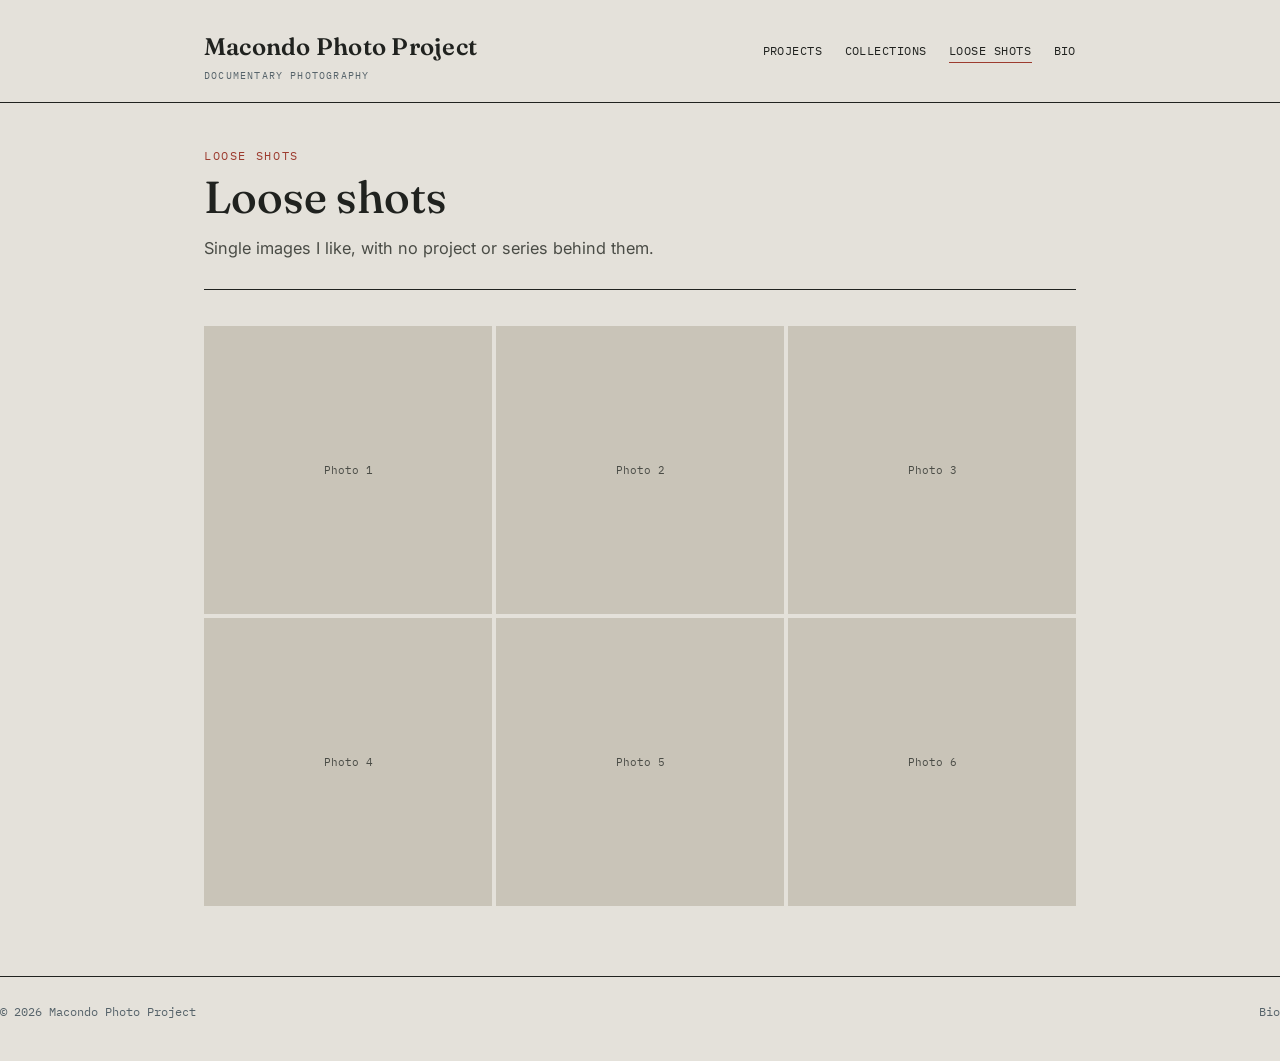
<file: sciolti.html>
<!doctype html>
<html lang="en">
<head>
<meta charset="UTF-8">
<meta name="viewport" content="width=device-width, initial-scale=1">
<title>Loose shots — Macondo Photo Project</title>
<meta name="description" content="Loose shots by Macondo Photo Project: single images, with no project behind them.">
<link rel="stylesheet" href="css/style.css">
</head>
<body>

<header class="site-header">
  <div class="wrap">
    <a class="site-title" href="index.html">Macondo Photo Project<small>Documentary photography</small></a>
    <nav class="site-nav">
      <a href="index.html">Projects</a>
      <a href="collezioni/index.html">Collections</a>
      <a href="sciolti.html" aria-current="page">Loose shots</a>
      <a href="biografia.html">Bio</a>
    </nav>
  </div>
</header>

<main class="wrap">

  <div class="page-header">
    <div class="eyebrow">Loose shots</div>
    <h1>Loose shots</h1>
    <p class="dek">Single images I like, with no project or series behind them.</p>
  </div>

  <div class="loose-grid">
    <div class="thumb">Photo 1</div>
    <div class="thumb">Photo 2</div>
    <div class="thumb">Photo 3</div>
    <div class="thumb">Photo 4</div>
    <div class="thumb">Photo 5</div>
    <div class="thumb">Photo 6</div>
    <!-- Copy <div class="thumb">...</div> (or <img>) to add more photos -->
  </div>

</main>

<footer class="site-footer">
  <span>© <span id="year"></span> Macondo Photo Project</span>
  <span><a href="biografia.html">Bio</a></span>
</footer>

<script>document.getElementById('year').textContent = new Date().getFullYear();</script>
</body>
</html>
</file>
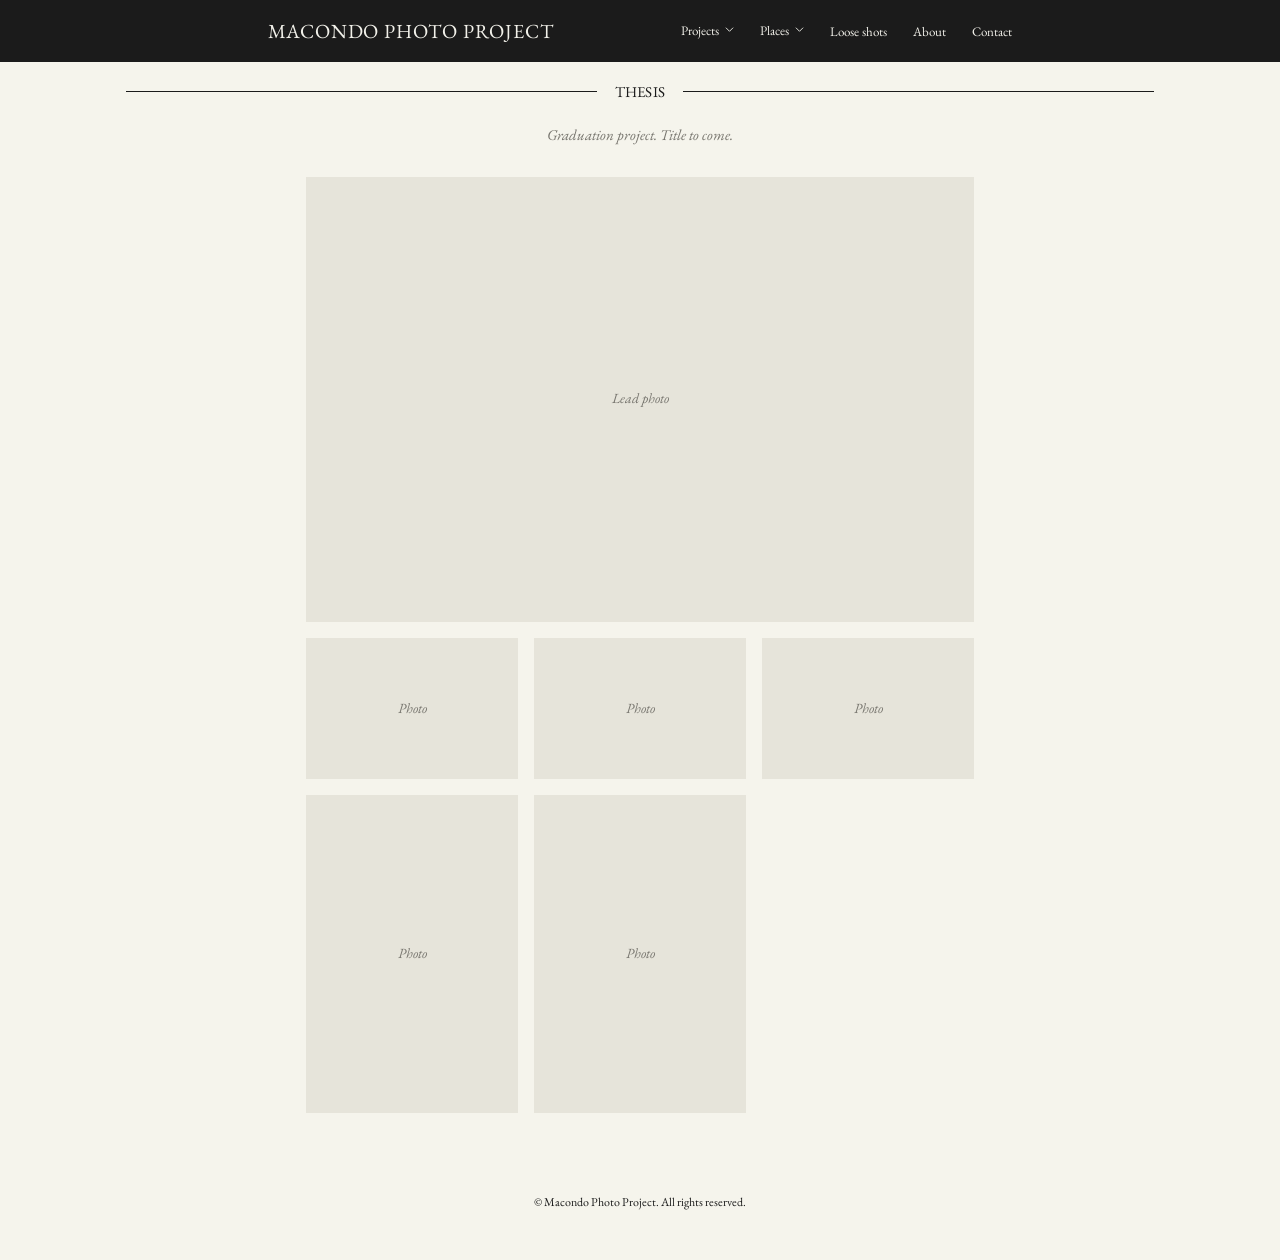
<file: thesis.html>
<!doctype html><html lang="en"><head><meta charset="utf-8"><meta name="viewport" content="width=device-width, initial-scale=1, viewport-fit=cover"><title>Thesis — Macondo Photo Project</title><meta name="description" content="Graduation project."><link rel="preconnect" href="https://fonts.googleapis.com"><link rel="preconnect" href="https://fonts.gstatic.com" crossorigin><link rel="stylesheet" href="https://fonts.googleapis.com/css2?family=EB+Garamond:ital,wght@0,400;0,500;1,400&display=swap"><link rel="stylesheet" href="style.css"></head><body><header class="site-head"><div class="in"><a class="logo" href="index.html">Macondo Photo Project</a><button class="burger" type="button" aria-label="Menu" aria-expanded="false"><svg viewBox="0 0 24 24" stroke-width="1"><path d="M3 7h18M3 12h18M3 17h18"/></svg></button><ul class="nav"><li class="has-sub cur"><button type="button" aria-expanded="false">Projects<svg viewBox="0 0 10 10" stroke-width="1"><path d="M1 3l4 4 4-4"/></svg></button><ul class="sub" hidden><li><a href="eastern-line.html">Eastern Line</a></li><li><a href="arles.html">Arles</a></li><li><a href="thesis.html" aria-current="page">Thesis</a></li></ul></li><li class="has-sub"><button type="button" aria-expanded="false">Places<svg viewBox="0 0 10 10" stroke-width="1"><path d="M1 3l4 4 4-4"/></svg></button><ul class="sub" hidden><li><a href="porto.html">Porto</a></li></ul></li><li><a href="loose-shots.html">Loose shots</a></li><li><a href="about.html">About</a></li><li><a href="contact.html">Contact</a></li></ul></div></header><main><h1 class="ruled">Thesis</h1><p class="gallery-note">Graduation project. Title to come.</p><div class="gallery"><div class="slot">Lead photo</div><div class="masonry"><div class="slot">Photo</div><div class="slot tall">Photo</div><div class="slot">Photo</div><div class="slot tall">Photo</div><div class="slot">Photo</div></div></div></main><footer class="site-foot">© Macondo Photo Project. All rights reserved.</footer><script src="site.js"></script></body></html>
</file>
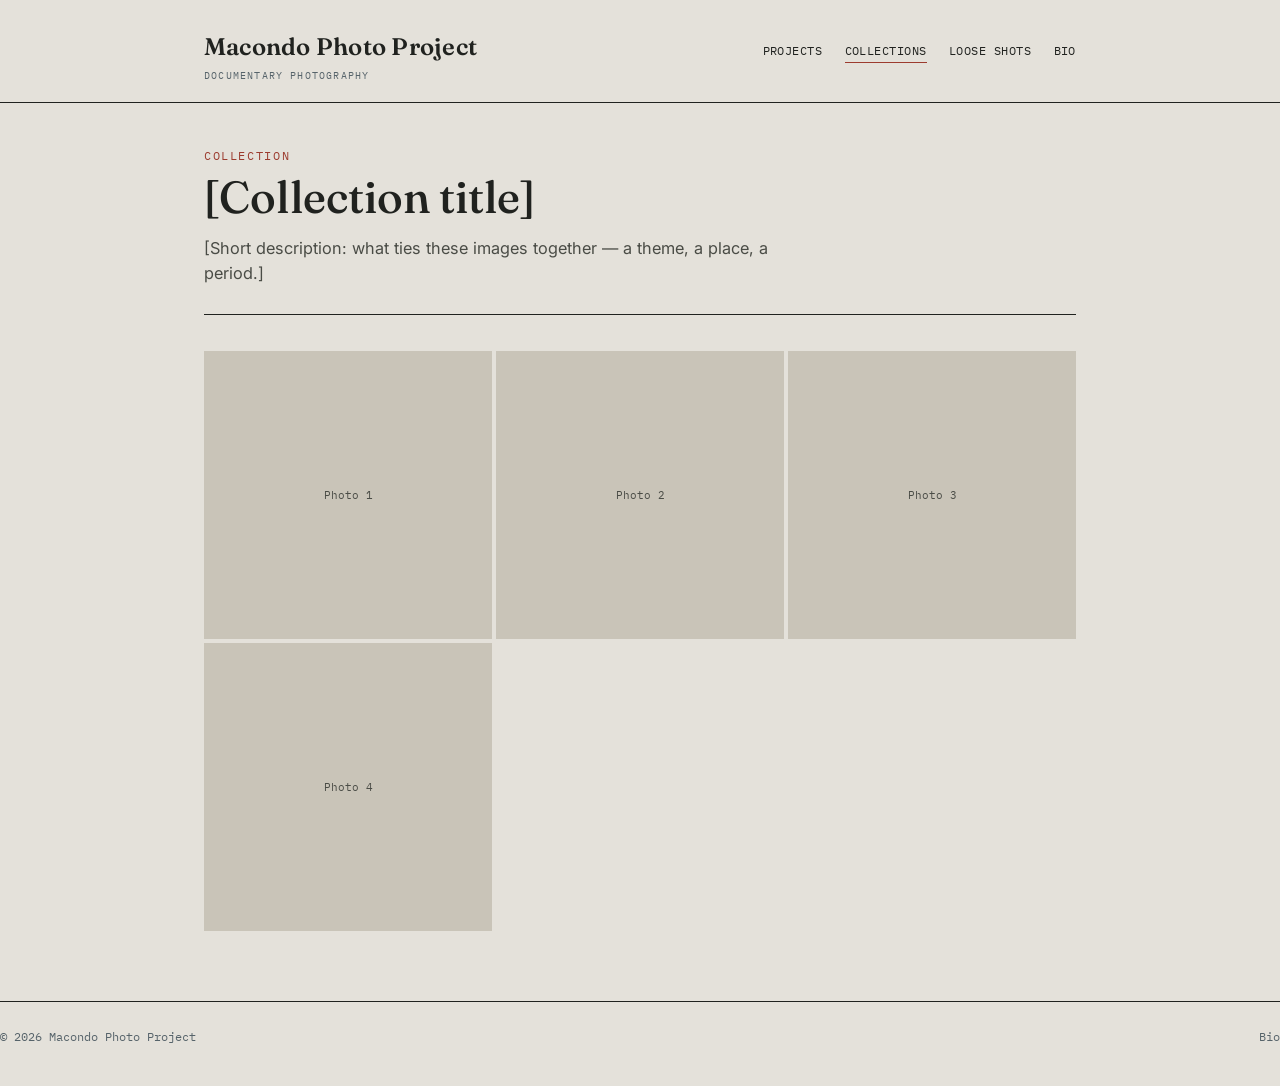
<file: collezioni/esempio.html>
<!doctype html>
<html lang="en">
<head>
<meta charset="UTF-8">
<meta name="viewport" content="width=device-width, initial-scale=1">
<title>[Collection title] — Macondo Photo Project</title>
<meta name="description" content="[Collection title]: a photo collection by Macondo Photo Project.">
<link rel="stylesheet" href="../css/style.css">
</head>
<body>

<header class="site-header">
  <div class="wrap">
    <a class="site-title" href="../index.html">Macondo Photo Project<small>Documentary photography</small></a>
    <nav class="site-nav">
      <a href="../index.html">Projects</a>
      <a href="index.html" aria-current="page">Collections</a>
      <a href="../sciolti.html">Loose shots</a>
      <a href="../biografia.html">Bio</a>
    </nav>
  </div>
</header>

<main class="wrap">

  <div class="page-header">
    <div class="eyebrow">Collection</div>
    <h1>[Collection title]</h1>
    <p class="dek">[Short description: what ties these images together — a theme, a place, a period.]</p>
  </div>

  <div class="loose-grid">
    <div class="thumb">Photo 1</div>
    <div class="thumb">Photo 2</div>
    <div class="thumb">Photo 3</div>
    <div class="thumb">Photo 4</div>
    <!-- Copy <div class="thumb">...</div> (or <img>) to add more photos -->
  </div>

</main>

<footer class="site-footer">
  <span>© <span id="year"></span> Macondo Photo Project</span>
  <span><a href="../biografia.html">Bio</a></span>
</footer>

<script>document.getElementById('year').textContent = new Date().getFullYear();</script>
</body>
</html>
</file>
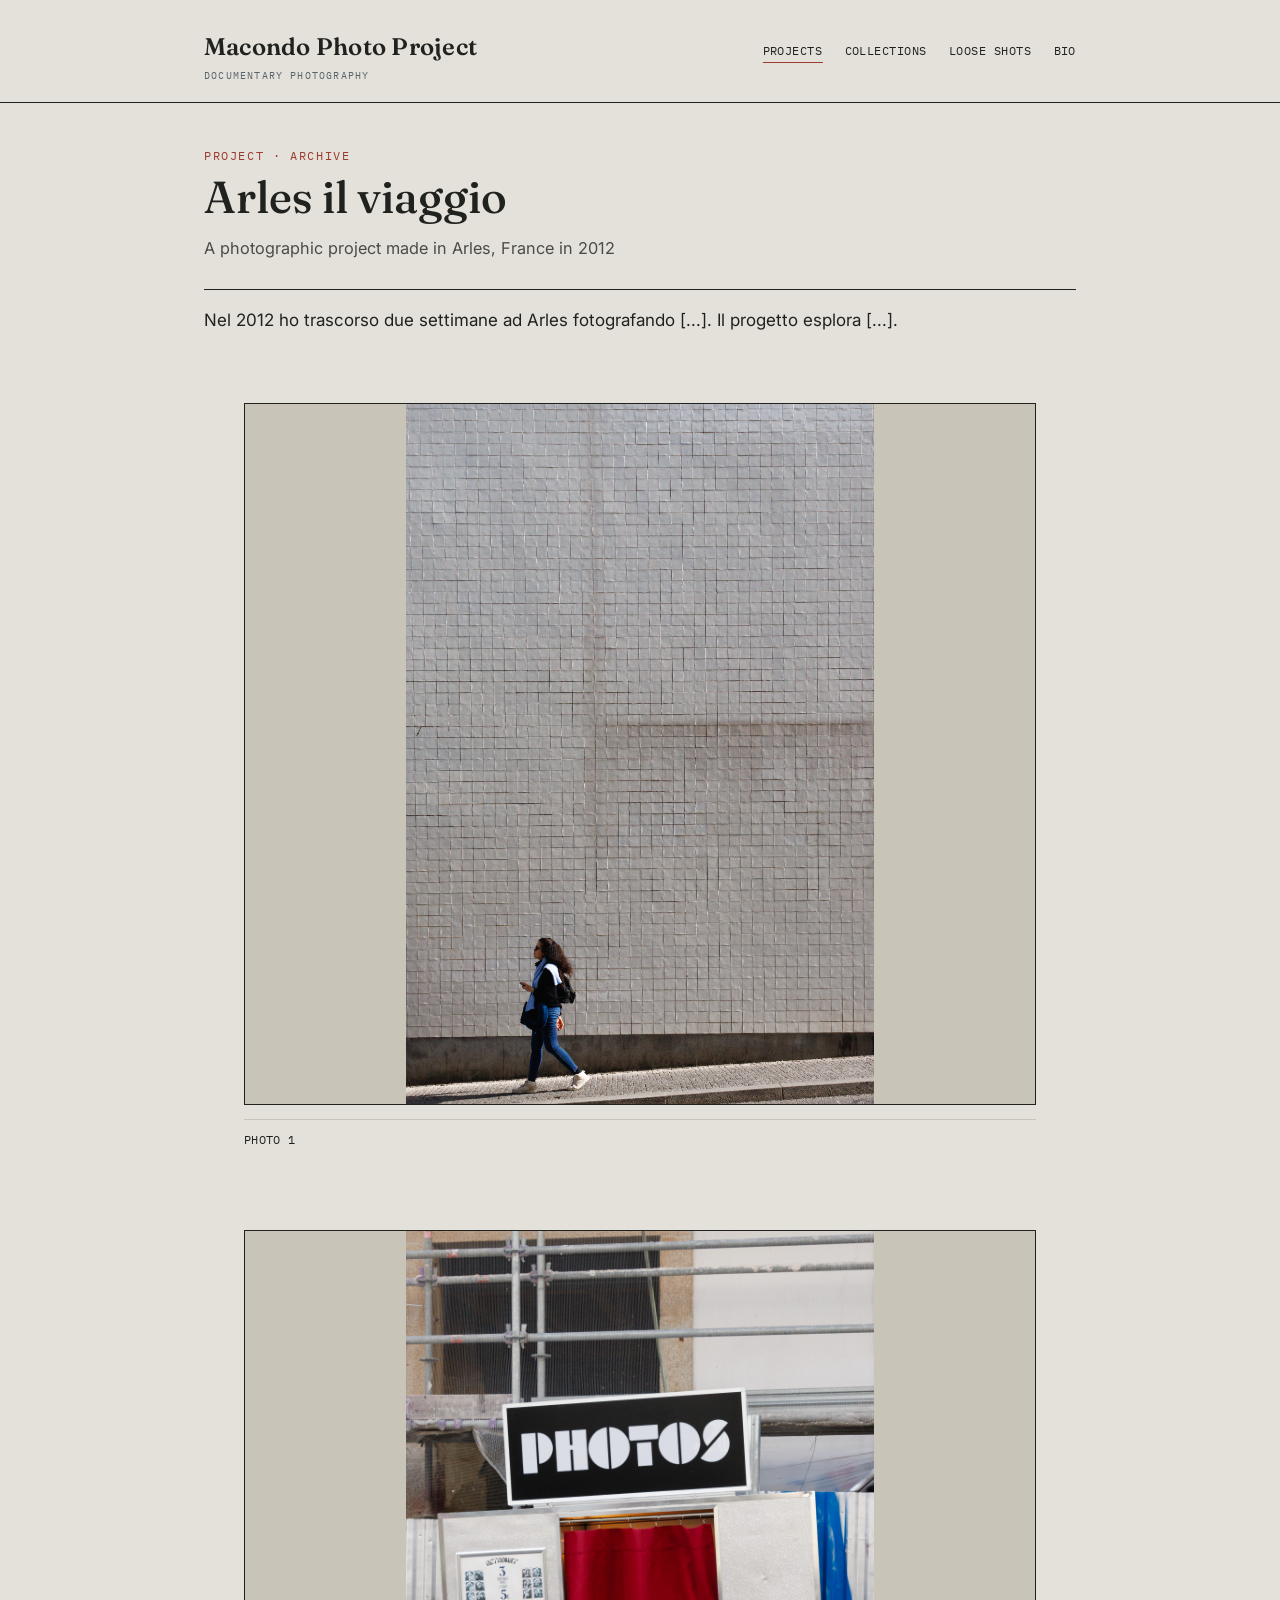
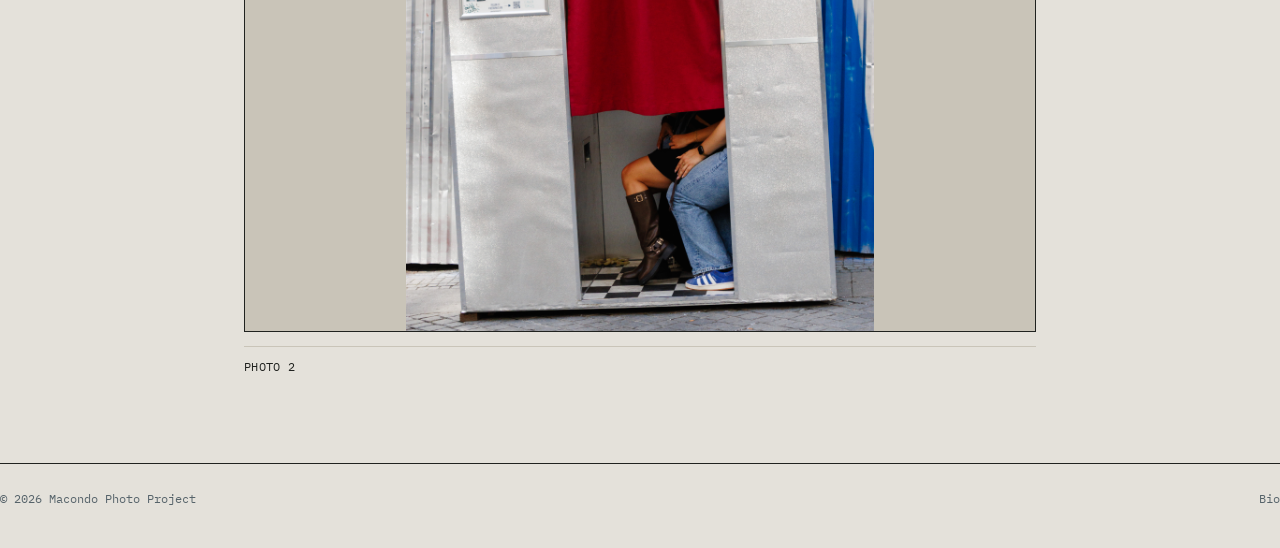
<file: progetti/arles.html>
<!doctype html>
<html lang="en">
<head>
<meta charset="UTF-8">
<meta name="viewport" content="width=device-width, initial-scale=1">
<title>Arles il viaggio — Macondo Photo Project</title>
<meta name="description" content="A photographic project made in Arles, France in 2012">
<link rel="stylesheet" href="../css/style.css">
</head>
<body>

<header class="site-header">
  <div class="wrap">
    <a class="site-title" href="../index.html">Macondo Photo Project<small>Documentary photography</small></a>
    <nav class="site-nav">
      <a href="../index.html" aria-current="page">Projects</a>
      <a href="../collezioni/index.html">Collections</a>
      <a href="../sciolti.html">Loose shots</a>
      <a href="../biografia.html">Bio</a>
    </nav>
  </div>
</header>

<main class="wrap">

  <div class="page-header">
    <div class="eyebrow">Project · archive</div>
    <h1>Arles il viaggio</h1>
    <p class="dek">A photographic project made in Arles, France in 2012</p>
  </div>

  <p>Nel 2012 ho trascorso due settimane ad Arles fotografando [...]. Il progetto esplora [...].</p>

  <div class="gallery" style="padding-top:36px;">
    <figure class="plate">
      <div class="plate-frame"><img src="../content/arles/photos/01.jpg" alt="Arles il viaggio — photo 1"></div>
      <figcaption class="plate-caption">
        <span class="stazione">Photo 1</span>
      </figcaption>
    </figure>

    <figure class="plate">
      <div class="plate-frame"><img src="../content/arles/photos/02.jpg" alt="Arles il viaggio — photo 2"></div>
      <figcaption class="plate-caption">
        <span class="stazione">Photo 2</span>
      </figcaption>
    </figure>

  </div>

</main>

<footer class="site-footer">
  <span>© <span id="year"></span> Macondo Photo Project</span>
  <span><a href="../biografia.html">Bio</a></span>
</footer>

<script>document.getElementById('year').textContent = new Date().getFullYear();</script>
</body>
</html>
</file>
<file: style.css>
/* Macondo Photo Project — dark header bar, warm off-white page, serif throughout, narrow centred columns */
:root{
  --bar:#1b1b1b;
  --bar-fg:#f2f1ea;
  --bar-dim:#8c8b86;
  --bg:#f5f4ec;
  --fg:#1b1b1b;
  --muted:#77756e;
  --rule:#1b1b1b;
  --frame:#e6e4da;
  --serif:"EB Garamond","Garamond","Times New Roman",serif;
  --col:540px;
  --gallery:700px;
  color-scheme:light;
}
*{box-sizing:border-box}
[hidden]{display:none!important}
html{-webkit-text-size-adjust:100%}
body{margin:0;background:var(--bg);color:var(--fg);font-family:var(--serif);font-size:16px;line-height:1.55}
a{color:inherit}
img{display:block;max-width:100%}
:focus-visible{outline:1px solid currentColor;outline-offset:3px}

/* Header */
.site-head{position:sticky;top:env(safe-area-inset-top,0px);z-index:20;background:var(--bar);color:var(--bar-fg)}
.site-head .in{max-width:1180px;margin:0 auto;padding:0 24px;min-height:62px;display:flex;align-items:center;justify-content:center;gap:clamp(40px,10vw,180px)}
.logo{font-size:20px;letter-spacing:.04em;text-transform:uppercase;text-decoration:none;white-space:nowrap}
.nav{display:flex;gap:26px;list-style:none;margin:0;padding:0;align-items:center}
.nav>li{position:relative}
.nav a,.nav button{font:inherit;font-size:13px;color:var(--bar-fg);text-decoration:none;background:none;border:0;padding:8px 0;cursor:pointer}
.nav a:hover,.nav button:hover,.nav a[aria-current="page"],.nav .open>button{color:var(--bar-dim)}
.nav button svg{width:9px;height:9px;margin-left:6px;vertical-align:1px;stroke:currentColor;fill:none}
.sub{position:absolute;left:-18px;top:100%;background:var(--bar);list-style:none;margin:0;padding:6px 18px 12px;min-width:150px}
.sub a{display:block;padding:5px 0;font-size:14px}
.burger{display:none;background:none;border:0;color:var(--bar-fg);padding:8px;cursor:pointer}
.burger svg{width:22px;height:22px;stroke:currentColor}

/* Hero slideshow */
.hero{position:relative;height:clamp(240px,33vw,520px);overflow:hidden;background:var(--bar)}
.hero img{position:absolute;inset:0;width:100%;height:100%;object-fit:cover;opacity:0;transition:opacity 1.2s ease}
.hero img.on{opacity:1}
.circ{position:absolute;top:50%;transform:translateY(-50%);width:22px;height:22px;border-radius:50%;border:1px solid rgba(255,255,255,.75);background:none;color:#fff;display:grid;place-items:center;cursor:pointer;padding:0}
.circ svg{width:8px;height:8px;stroke:currentColor;fill:none}
.circ.prev{left:14px}.circ.next{right:14px}

/* Text blocks */
.intro{max-width:var(--col);margin:64px auto 60px;padding:0 16px;font-size:15px;text-align:justify;hyphens:auto}
.intro a{text-underline-offset:2px}
.kicker{text-align:center;text-transform:uppercase;letter-spacing:.02em;font-size:15px;margin:0 0 26px}

/* Card carousel */
.carousel{position:relative;max-width:1600px;margin:0 auto 90px;padding:0 clamp(16px,4vw,48px)}
.track{display:flex;gap:clamp(16px,4vw,64px);overflow-x:auto;scroll-snap-type:x mandatory;scrollbar-width:none;padding:0 calc(clamp(16px,6vw,140px))}
.track::-webkit-scrollbar{display:none}
.card{flex:0 0 clamp(220px,22vw,320px);scroll-snap-align:center;position:relative;text-decoration:none;color:#fff}
.card .ph{aspect-ratio:2/3;background:var(--frame);overflow:hidden;position:relative}
.card img{width:100%;height:100%;object-fit:cover}
.card .ov{position:absolute;inset:0;display:flex;flex-direction:column;align-items:center;justify-content:center;gap:6px;background:rgba(20,20,20,.45);opacity:0;transition:opacity .35s ease;text-align:center}
.card:hover .ov,.card:focus-visible .ov{opacity:1}
.card .ov strong{font-weight:400;font-size:22px}
.card .ov span{font-size:13px;border-bottom:1px solid currentColor}
.card .empty{position:absolute;inset:0;display:grid;place-items:center;color:var(--muted);font-size:14px;font-style:italic}
.arrow{position:absolute;top:50%;transform:translateY(-50%);background:none;border:0;color:var(--fg);cursor:pointer;padding:8px}
.arrow svg{width:22px;height:14px;stroke:currentColor;fill:none}
.arrow.prev{left:4px}.arrow.next{right:4px}
.arrow:disabled{opacity:.25;cursor:default}

/* Ruled heading (About / gallery titles) */
.ruled{display:flex;align-items:center;gap:18px;max-width:1060px;margin:18px auto 30px;padding:0 16px;font-weight:400;font-size:15px;text-transform:uppercase;letter-spacing:.02em}
.ruled::before,.ruled::after{content:"";flex:1;height:1px;background:var(--rule)}

/* Gallery */
.gallery{max-width:var(--gallery);margin:0 auto;padding:0 16px}
.gallery .lead{margin-bottom:16px;cursor:zoom-in;width:100%}
.gallery-note{max-width:var(--col);margin:-10px auto 30px;padding:0 16px;text-align:center;font-size:15px;color:var(--muted);font-style:italic}
.masonry{columns:3;column-gap:16px}
.masonry button{all:unset;display:block;margin:0 0 16px;break-inside:avoid;cursor:zoom-in;width:100%}
.masonry img{width:100%}
.slot{background:var(--frame);aspect-ratio:3/2;display:grid;place-items:center;color:var(--muted);font-style:italic;font-size:14px;margin-bottom:16px;break-inside:avoid}
.slot.tall{aspect-ratio:2/3}

/* Lightbox */
.lb{position:fixed;inset:0;z-index:50;background:rgba(245,244,236,.97);display:grid;place-items:center;padding:56px 56px calc(56px + env(safe-area-inset-bottom,0px))}
.lb img{max-height:calc(100vh - 112px);max-width:100%;width:auto;object-fit:contain}
.lb button{position:absolute;background:none;border:0;color:var(--fg);cursor:pointer;padding:10px}
.lb svg{width:22px;height:22px;stroke:currentColor;fill:none}
.lb .x{top:calc(12px + env(safe-area-inset-top,0px));right:12px}
.lb .l{left:8px;top:50%;transform:translateY(-50%)}
.lb .r{right:8px;top:50%;transform:translateY(-50%)}

/* About */
.about{max-width:var(--col);margin:0 auto;padding:0 16px}
.about .portrait{aspect-ratio:1;width:min(350px,100%);background:var(--frame);display:grid;place-items:center;color:var(--muted);font-style:italic;font-size:14px;margin-bottom:36px}
.about p{text-align:justify;hyphens:auto;font-size:15px;margin:0 0 14px}
.todo{color:var(--muted);font-style:italic}

/* Contact */
.contact-wrap{max-width:640px;margin:0 auto;padding:0 16px}
.contact-intro{text-align:center;font-size:15px;margin:34px auto 46px;max-width:var(--col)}
.contact input[type=text],.contact input[type=email],.contact textarea{display:block;width:100%;box-sizing:border-box;margin:0 0 -1px;font:inherit;font-size:16px;color:var(--fg);background:transparent;border:1px solid var(--muted);border-radius:0;padding:14px 14px;outline:0;-webkit-appearance:none;appearance:none}
.contact textarea{min-height:200px;resize:vertical}
.contact ::placeholder{color:var(--muted);opacity:1}
.contact input:focus,.contact textarea:focus{border-color:var(--fg);position:relative}
.contact button{display:block;margin-top:20px;font:inherit;font-size:15px;color:var(--fg);background:transparent;border:1px solid var(--muted);border-radius:3px;padding:12px 28px;cursor:pointer}
.contact button:hover{border-color:var(--fg)}
.contact button[disabled]{opacity:.5;cursor:default}
.contact .hp{position:absolute;left:-9999px;opacity:0}
.contact .status{font-style:italic;font-size:14px;min-height:1.4em;margin:16px 0 0}
.contact .privacy{color:var(--muted);font-size:12px;margin:22px 0 0}

/* Footer */
.site-foot{text-align:center;padding:80px 16px 48px;font-size:12px}

@media (max-width:760px){
  .site-head .in{justify-content:space-between}
  .burger{display:block}
  .nav{display:none;position:absolute;left:0;right:0;top:100%;background:var(--bar);flex-direction:column;align-items:flex-start;gap:0;padding:8px 24px 18px}
  .site-head.menu .nav{display:flex}
  .nav a,.nav button{font-size:16px}
  .sub{position:static;padding:0 0 6px 14px;min-width:0}
  .masonry{columns:2}
  .lb{padding:48px 12px}
  .lb .l,.lb .r{top:auto;bottom:calc(6px + env(safe-area-inset-bottom,0px));transform:none}
}
@media (prefers-reduced-motion:reduce){*{transition:none!important}}
</file>
<file: css/style.css>
/* ==========================================================================
   Sito fotografico — tokens
   ========================================================================== */
@import url('https://fonts.googleapis.com/css2?family=Fraunces:ital,opsz,wght@0,9..144,400;0,9..144,500;0,9..144,600;1,9..144,400&family=Inter:wght@400;500;600&family=IBM+Plex+Mono:wght@400;500&display=swap');

:root{
  --fog: #E4E1DA;
  --fog-dim: #D9D5CB;
  --panel: #C9C4B8;
  --ink: #20221F;
  --ink-soft: #4A4C46;
  --slate: #56636A;
  --signal: #9C3B2E;
  --signal-dim: #9C3B2E99;

  --display: 'Fraunces', serif;
  --body: 'Inter', system-ui, sans-serif;
  --mono: 'IBM Plex Mono', monospace;

  --rule: 1px solid var(--ink);
  --rule-soft: 1px solid var(--panel);
  --max: 920px;
}

*{ box-sizing: border-box; }

html{ scroll-behavior: smooth; }

body{
  margin: 0;
  background: var(--fog);
  color: var(--ink);
  font-family: var(--body);
  font-size: 17px;
  line-height: 1.55;
  -webkit-font-smoothing: antialiased;
}

a{ color: inherit; }
a:focus-visible, button:focus-visible{
  outline: 2px solid var(--signal);
  outline-offset: 3px;
}

img{ max-width: 100%; display: block; }

.wrap{
  max-width: var(--max);
  margin: 0 auto;
  padding: 0 24px;
}

/* ---------- Header ---------- */
.site-header{
  border-bottom: var(--rule);
  padding: 28px 0 18px;
}
.site-header .wrap{
  display: flex;
  justify-content: space-between;
  align-items: baseline;
  flex-wrap: wrap;
  gap: 10px 28px;
}
.site-title{
  font-family: var(--display);
  font-weight: 600;
  font-size: 1.5rem;
  letter-spacing: 0.01em;
  text-decoration: none;
}
.site-title small{
  display: block;
  font-family: var(--mono);
  font-size: 0.62rem;
  font-weight: 400;
  letter-spacing: 0.12em;
  text-transform: uppercase;
  color: var(--slate);
  margin-top: 3px;
}
nav.site-nav{
  display: flex;
  gap: 22px;
  font-family: var(--mono);
  font-size: 0.78rem;
  letter-spacing: 0.04em;
  text-transform: uppercase;
}
nav.site-nav a{ text-decoration: none; border-bottom: 1px solid transparent; padding-bottom: 2px; }
nav.site-nav a:hover, nav.site-nav a[aria-current="page"]{ border-bottom-color: var(--signal); }

/* ---------- Departure board (home) ---------- */
.board-intro{
  padding: 44px 0 8px;
}
.board-intro .eyebrow{
  font-family: var(--mono);
  font-size: 0.72rem;
  letter-spacing: 0.14em;
  text-transform: uppercase;
  color: var(--signal);
}
.board-intro h1{
  font-family: var(--display);
  font-weight: 500;
  font-size: clamp(1.8rem, 4vw, 2.6rem);
  line-height: 1.15;
  max-width: 14ch;
  margin: 10px 0 0;
}

.board-section-title{
  font-family: var(--mono);
  font-size: 0.75rem;
  letter-spacing: 0.1em;
  text-transform: uppercase;
  color: var(--slate);
  margin: 44px 0 0;
}
.board-section-title:first-of-type{ margin-top: 20px; }

.board{
  margin: 14px 0 20px;
  border-top: var(--rule);
}
.board:last-of-type{ margin-bottom: 60px; }
.board-row{
  display: grid;
  grid-template-columns: 3.5rem 1fr auto auto;
  align-items: baseline;
  gap: 18px;
  padding: 18px 4px;
  border-bottom: var(--rule-soft);
  text-decoration: none;
  color: var(--ink);
  transition: background-color .15s ease;
}
.board-row:hover{ background: var(--fog-dim); }
.board-row.is-disabled{ color: var(--ink-soft); cursor: default; }
.board-row.is-disabled:hover{ background: transparent; }

.board-code{
  font-family: var(--mono);
  font-size: 0.85rem;
  color: var(--slate);
}
.board-name{
  font-family: var(--display);
  font-weight: 500;
  font-size: 1.25rem;
}
.board-name .sub{
  display: block;
  font-family: var(--body);
  font-size: 0.85rem;
  color: var(--ink-soft);
  font-weight: 400;
  margin-top: 2px;
}
.board-status{
  font-family: var(--mono);
  font-size: 0.72rem;
  letter-spacing: 0.08em;
  text-transform: uppercase;
  white-space: nowrap;
}
.board-status.attivo{ color: var(--signal); }
.board-status.futuro{ color: var(--slate); }
.board-arrow{
  font-family: var(--mono);
  color: var(--slate);
}

@media (max-width: 560px){
  .board-row{ grid-template-columns: 2.5rem 1fr auto; }
  .board-arrow{ display: none; }
}

/* flicker-in on load, respects reduced motion */
.board-row{ animation: flicker .5s ease both; }
.board-row:nth-child(2){ animation-delay: .05s; }
.board-row:nth-child(3){ animation-delay: .1s; }
.board-row:nth-child(4){ animation-delay: .15s; }
.board-row:nth-child(5){ animation-delay: .2s; }
@keyframes flicker{
  0%{ opacity: 0; }
  40%{ opacity: .4; }
  60%{ opacity: .15; }
  100%{ opacity: 1; }
}
@media (prefers-reduced-motion: reduce){
  .board-row{ animation: none; }
  html{ scroll-behavior: auto; }
}

/* ---------- Generic page header (bio / project) ---------- */
.page-header{
  padding: 44px 0 28px;
  border-bottom: var(--rule);
}
.page-header .eyebrow{
  font-family: var(--mono);
  font-size: 0.72rem;
  letter-spacing: 0.14em;
  text-transform: uppercase;
  color: var(--signal);
}
.page-header h1{
  font-family: var(--display);
  font-weight: 500;
  font-size: clamp(1.9rem, 4.5vw, 2.8rem);
  margin: 8px 0 0;
  line-height: 1.1;
}
.page-header .dek{
  font-size: 1.02rem;
  color: var(--ink-soft);
  max-width: 60ch;
  margin: 14px 0 0;
}

/* ---------- Bio page ---------- */
.bio-layout{
  display: grid;
  grid-template-columns: 220px 1fr;
  gap: 40px;
  padding: 40px 0 60px;
}
.bio-portrait{
  aspect-ratio: 3/4;
  background: var(--panel);
  border: var(--rule);
  display: flex;
  align-items: center;
  justify-content: center;
  font-family: var(--mono);
  font-size: 0.7rem;
  color: var(--ink-soft);
  text-align: center;
  padding: 10px;
}
.bio-text p{ margin: 0 0 1.1em; max-width: 62ch; }
.bio-facts{
  margin-top: 28px;
  border-top: var(--rule-soft);
  padding-top: 18px;
  font-family: var(--mono);
  font-size: 0.82rem;
}
.bio-facts dl{ display: grid; grid-template-columns: 8rem 1fr; row-gap: 8px; margin: 0; }
.bio-facts dt{ color: var(--slate); }
.bio-facts dd{ margin: 0; }

@media (max-width: 640px){
  .bio-layout{ grid-template-columns: 1fr; }
  .bio-portrait{ max-width: 220px; }
}

/* ---------- Project intro (concepts) ---------- */
.concepts{
  display: grid;
  grid-template-columns: repeat(3, 1fr);
  gap: 1px;
  background: var(--ink);
  margin: 36px 0 8px;
  border: var(--rule);
}
.concept{
  background: var(--fog);
  padding: 22px 20px;
}
.concept .num{
  font-family: var(--mono);
  font-size: 0.72rem;
  color: var(--signal);
}
.concept h3{
  font-family: var(--display);
  font-weight: 500;
  font-size: 1.1rem;
  margin: 8px 0 8px;
}
.concept p{ font-size: 0.92rem; color: var(--ink-soft); margin: 0; }

@media (max-width: 700px){
  .concepts{ grid-template-columns: 1fr; }
}

/* ---------- Gallery ---------- */
.gallery{
  padding: 8px 0 70px;
  display: grid;
  gap: 46px;
}
.plate{
  display: grid;
  grid-template-columns: 1fr;
  gap: 14px;
}
.plate-frame{
  background: var(--panel);
  border: var(--rule);
  display: flex;
  align-items: center;
  justify-content: center;
  font-family: var(--mono);
  font-size: 0.75rem;
  color: var(--ink-soft);
  text-align: center;
  padding: 10px;
  overflow: hidden;
  max-height: 78vh;
}
.plate-frame img{ width: 100%; height: auto; max-height: 78vh; object-fit: contain; display: block; }
.plate-caption{
  display: flex;
  justify-content: space-between;
  align-items: baseline;
  gap: 16px;
  font-family: var(--mono);
  font-size: 0.78rem;
  border-top: var(--rule-soft);
  padding-top: 10px;
  flex-wrap: wrap;
}
.plate-caption .stazione{
  color: var(--ink);
  letter-spacing: 0.03em;
  text-transform: uppercase;
}
.plate-caption .km{ color: var(--slate); }
.plate-note{
  font-family: var(--body);
  font-style: italic;
  color: var(--ink-soft);
  font-size: 0.95rem;
  max-width: 55ch;
  margin: 2px 0 0;
}

/* ---------- Collezioni: griglia di card ---------- */
.collection-grid{
  padding: 36px 0 70px;
  display: grid;
  grid-template-columns: repeat(auto-fill, minmax(240px, 1fr));
  gap: 26px;
}
.collection-card{
  text-decoration: none;
  color: var(--ink);
  display: block;
}
.collection-card .thumb{
  aspect-ratio: 4/3;
  background: var(--panel);
  border: var(--rule);
  display: flex;
  align-items: center;
  justify-content: center;
  font-family: var(--mono);
  font-size: 0.72rem;
  color: var(--ink-soft);
  text-align: center;
  padding: 10px;
  margin-bottom: 10px;
}
.collection-card h3{
  font-family: var(--display);
  font-weight: 500;
  font-size: 1.05rem;
  margin: 0 0 4px;
}
.collection-card .count{
  font-family: var(--mono);
  font-size: 0.72rem;
  color: var(--slate);
  text-transform: uppercase;
  letter-spacing: 0.05em;
}

/* ---------- Sciolti: griglia fotografica semplice ---------- */
.loose-grid{
  padding: 36px 0 70px;
  display: grid;
  grid-template-columns: repeat(auto-fill, minmax(220px, 1fr));
  gap: 4px;
}
.loose-grid .thumb{
  aspect-ratio: 1/1;
  background: var(--panel);
  border: var(--rule-soft);
  display: flex;
  align-items: center;
  justify-content: center;
  font-family: var(--mono);
  font-size: 0.68rem;
  color: var(--ink-soft);
  text-align: center;
  padding: 8px;
  overflow: hidden;
}
.loose-grid img{ width: 100%; height: 100%; object-fit: cover; }

/* ---------- Footer ---------- */
.site-footer{
  border-top: var(--rule);
  padding: 26px 0 40px;
  font-family: var(--mono);
  font-size: 0.72rem;
  color: var(--slate);
  display: flex;
  justify-content: space-between;
  flex-wrap: wrap;
  gap: 10px;
}
.site-footer a{ text-decoration: none; color: var(--slate); }
.site-footer a:hover{ color: var(--signal); }
</file>
